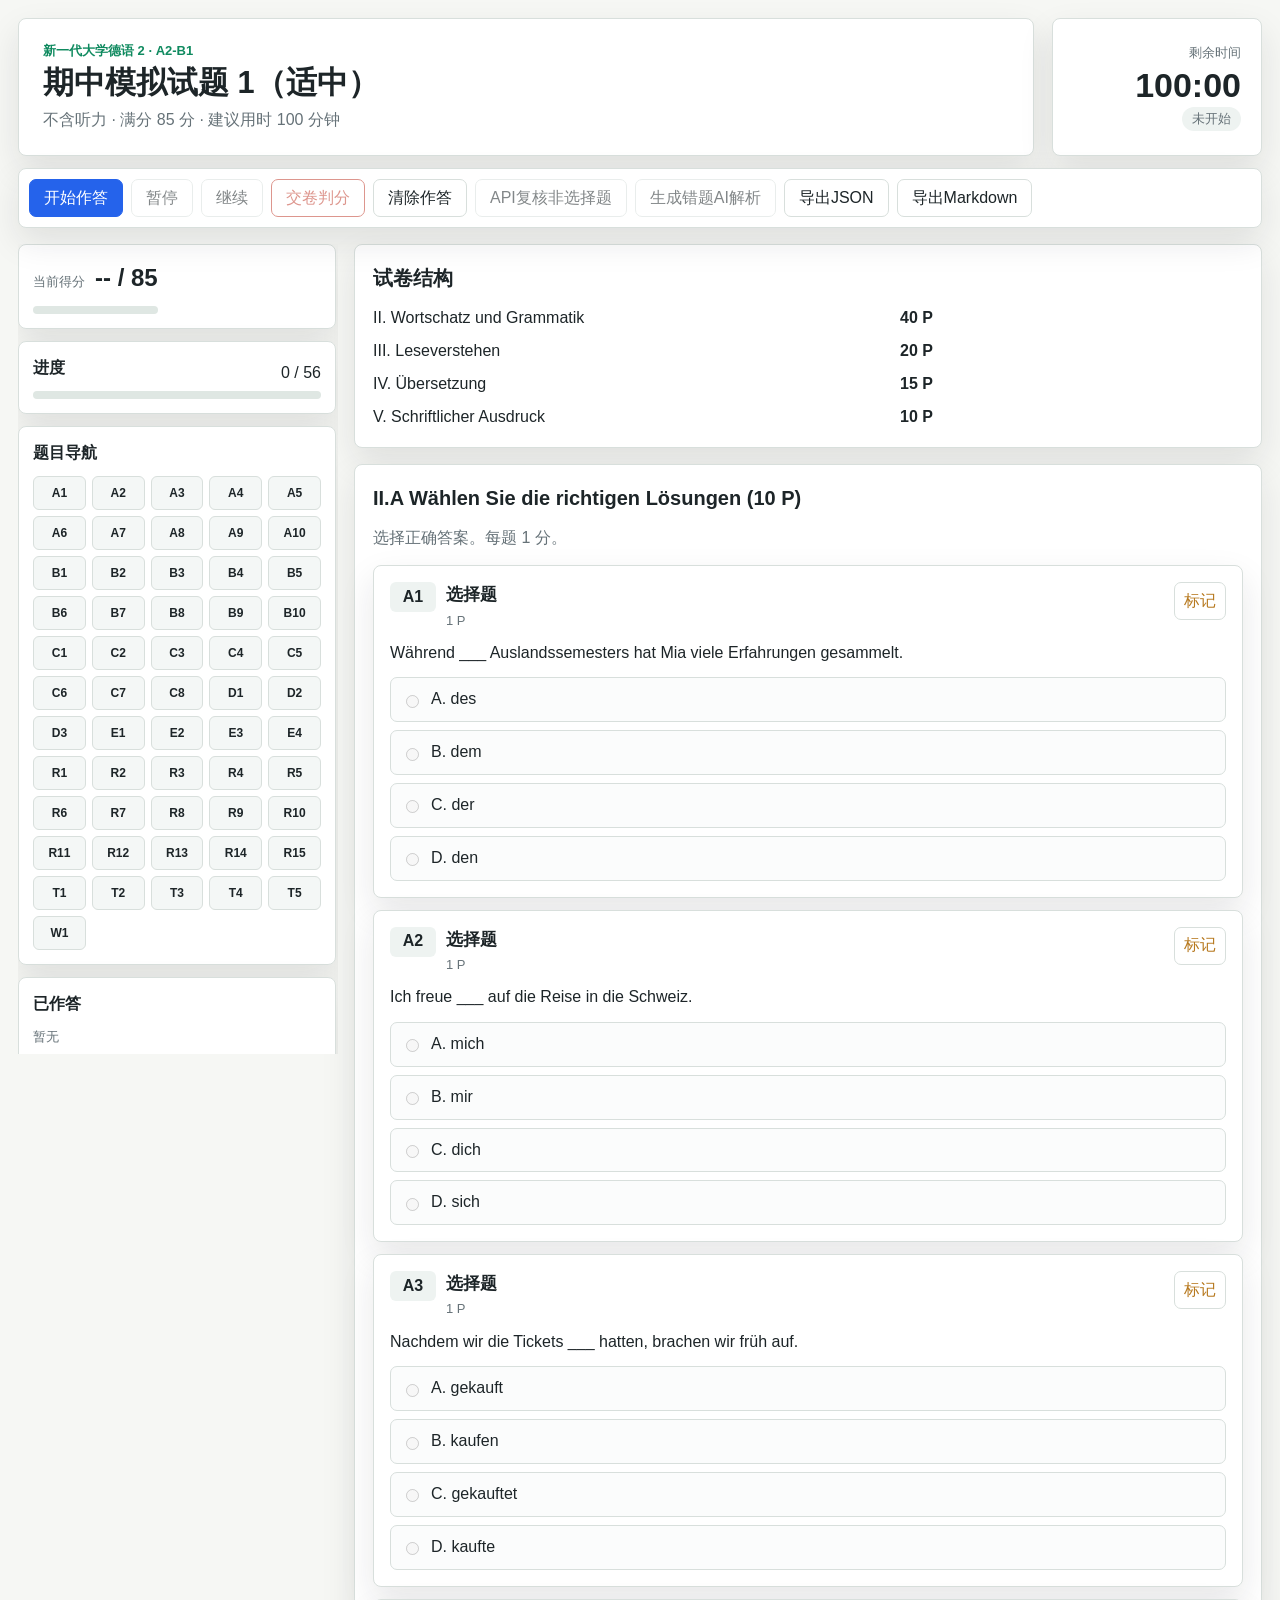
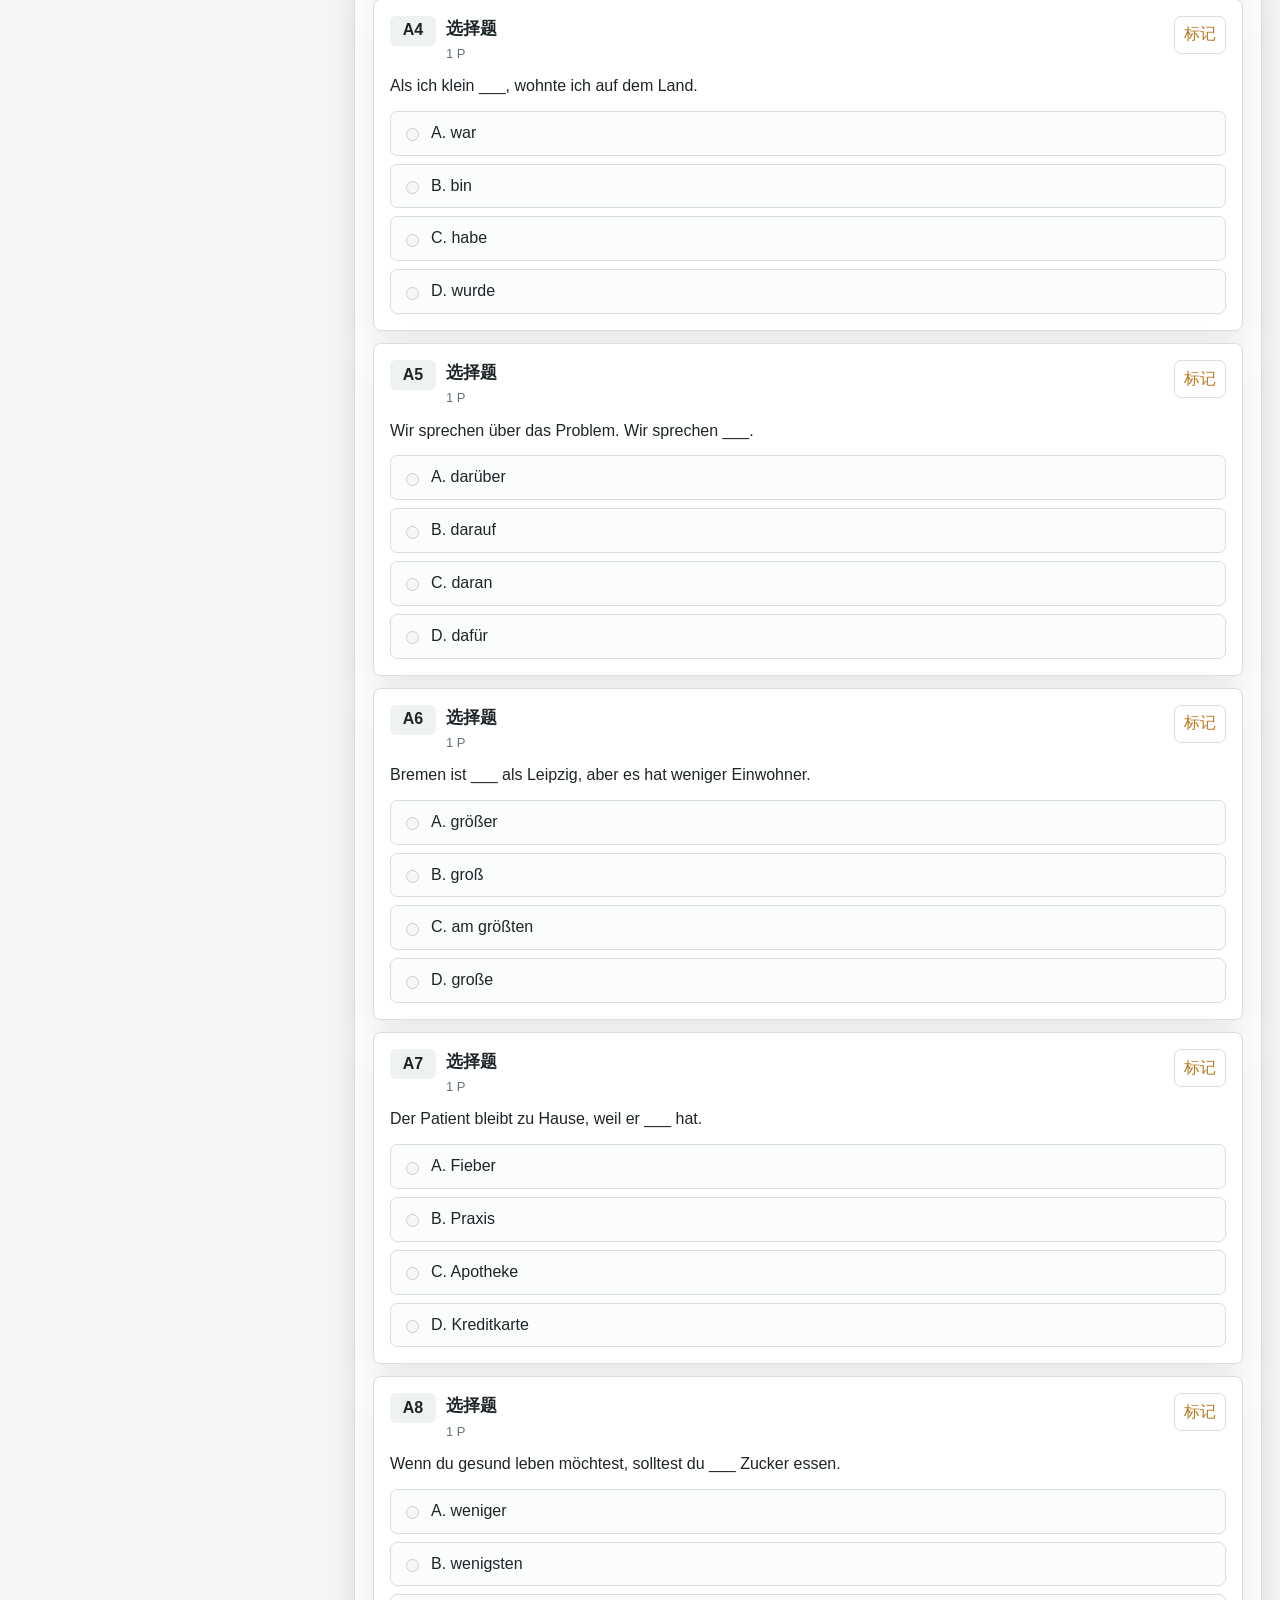
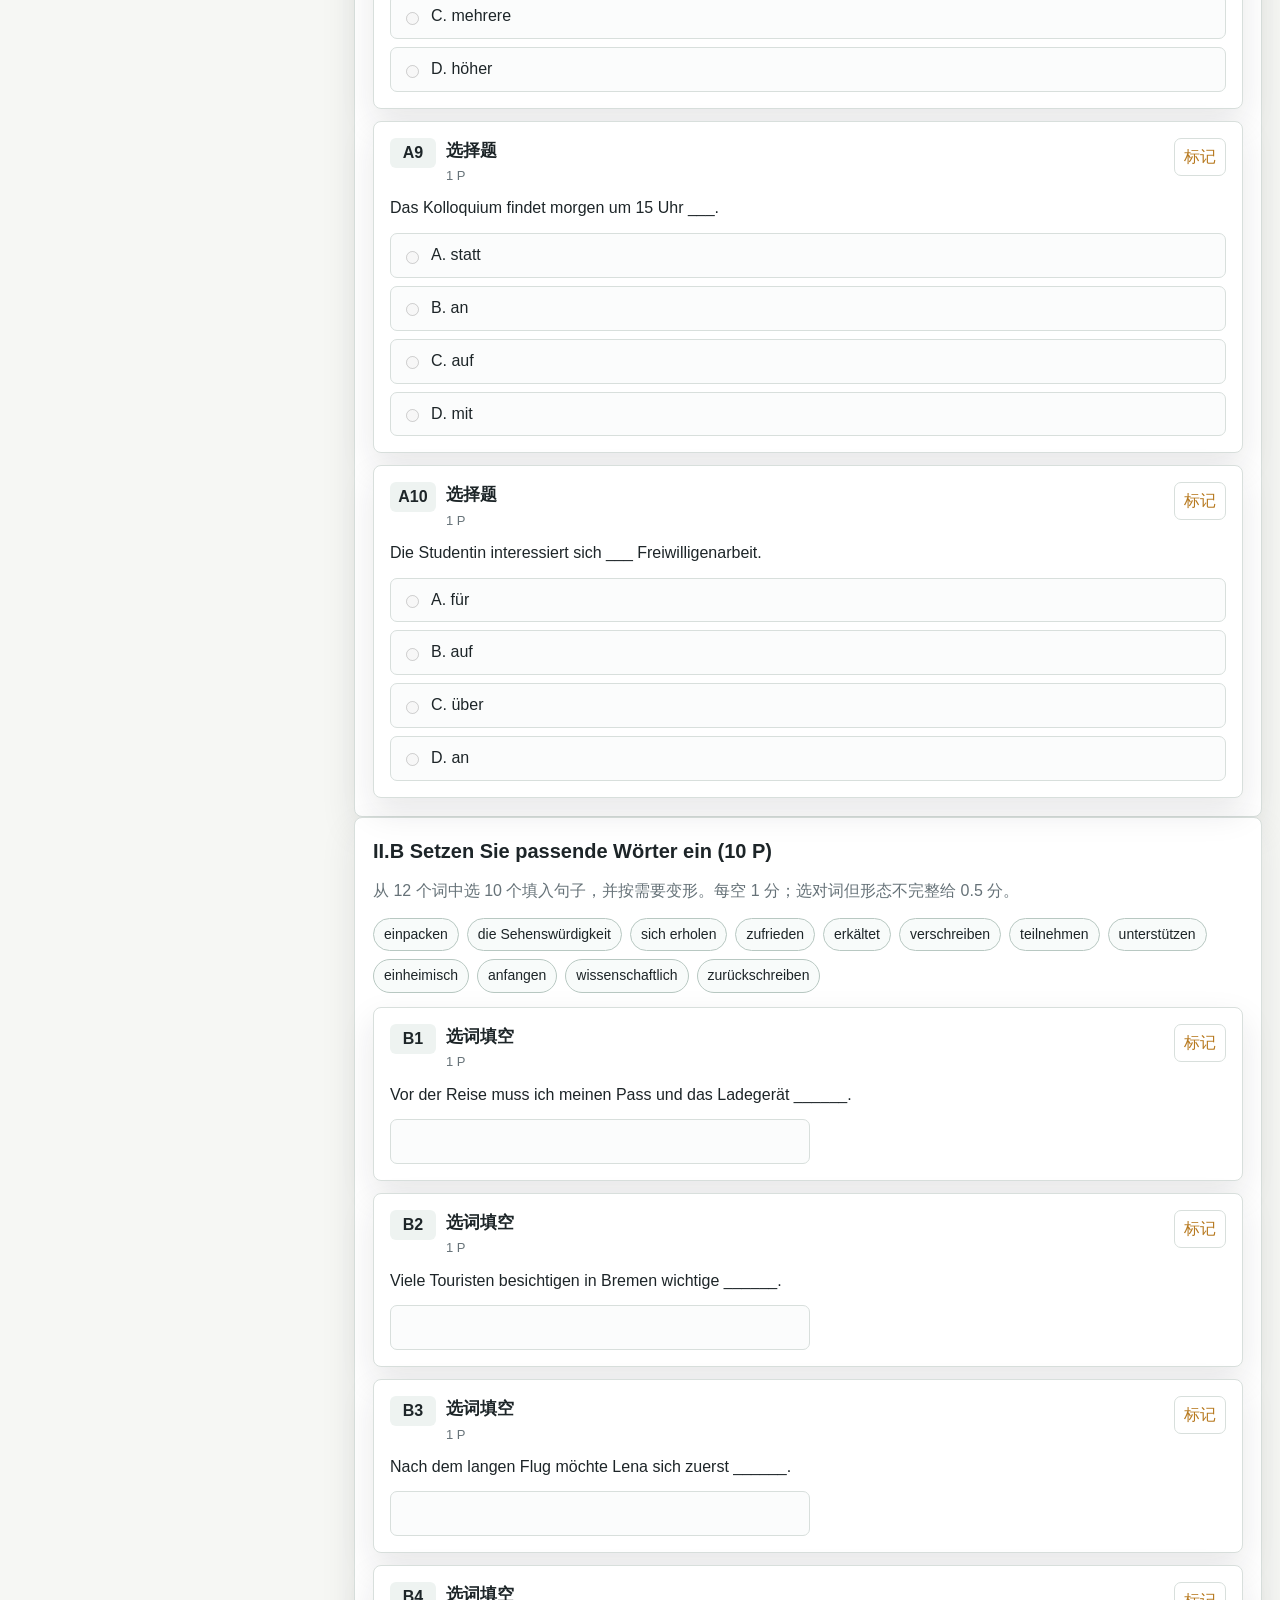
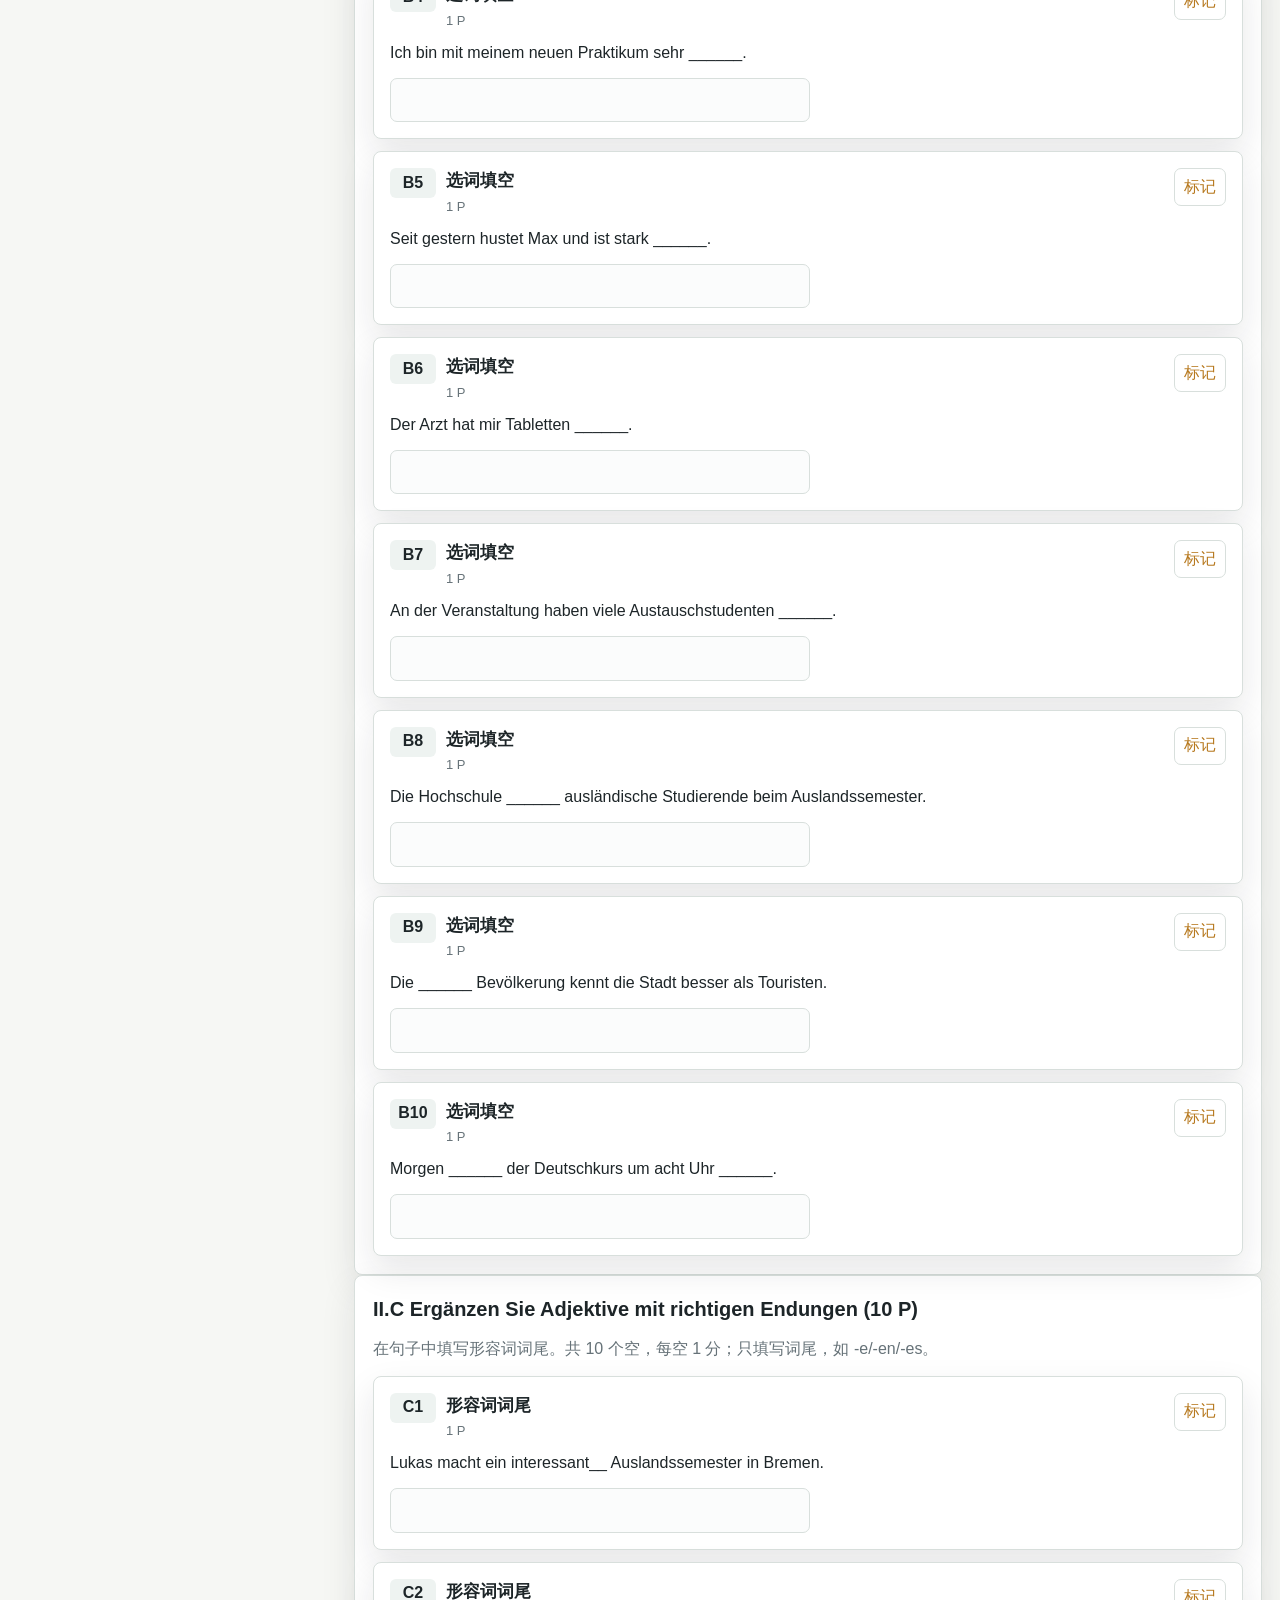
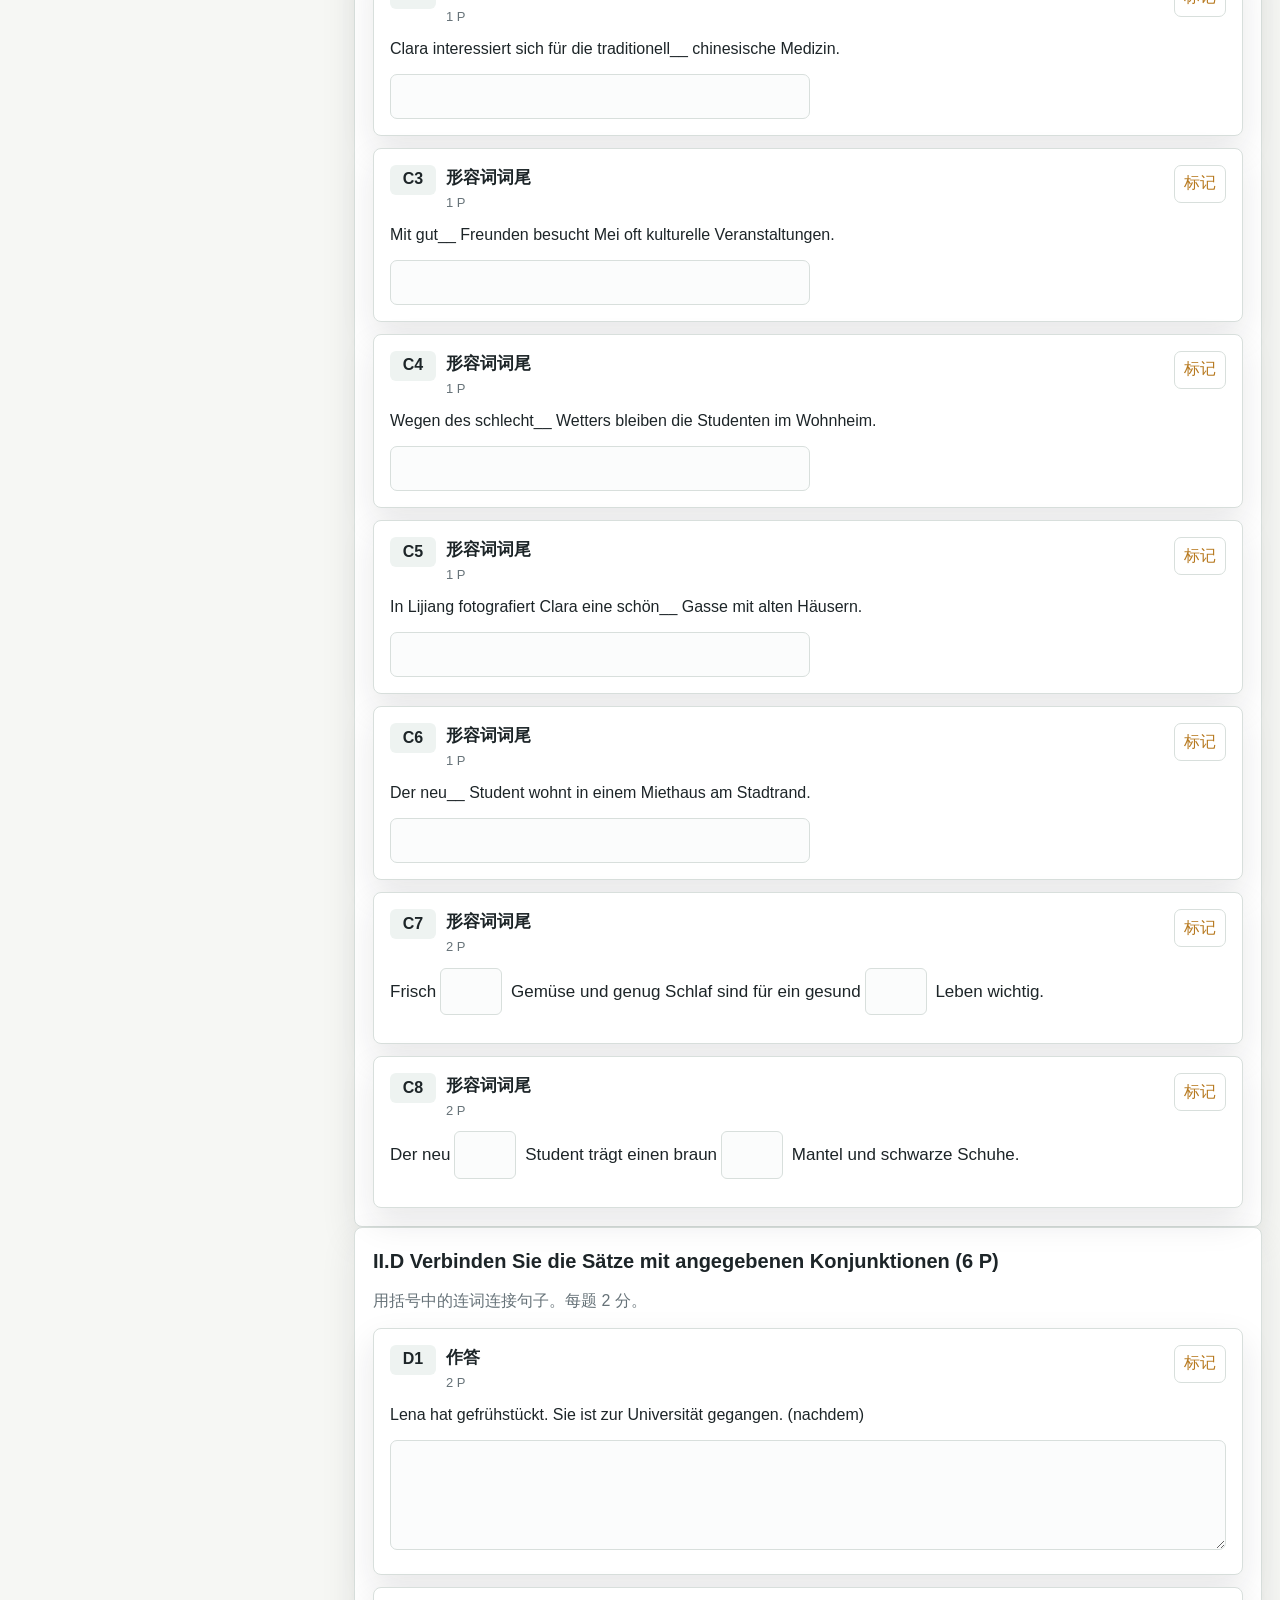
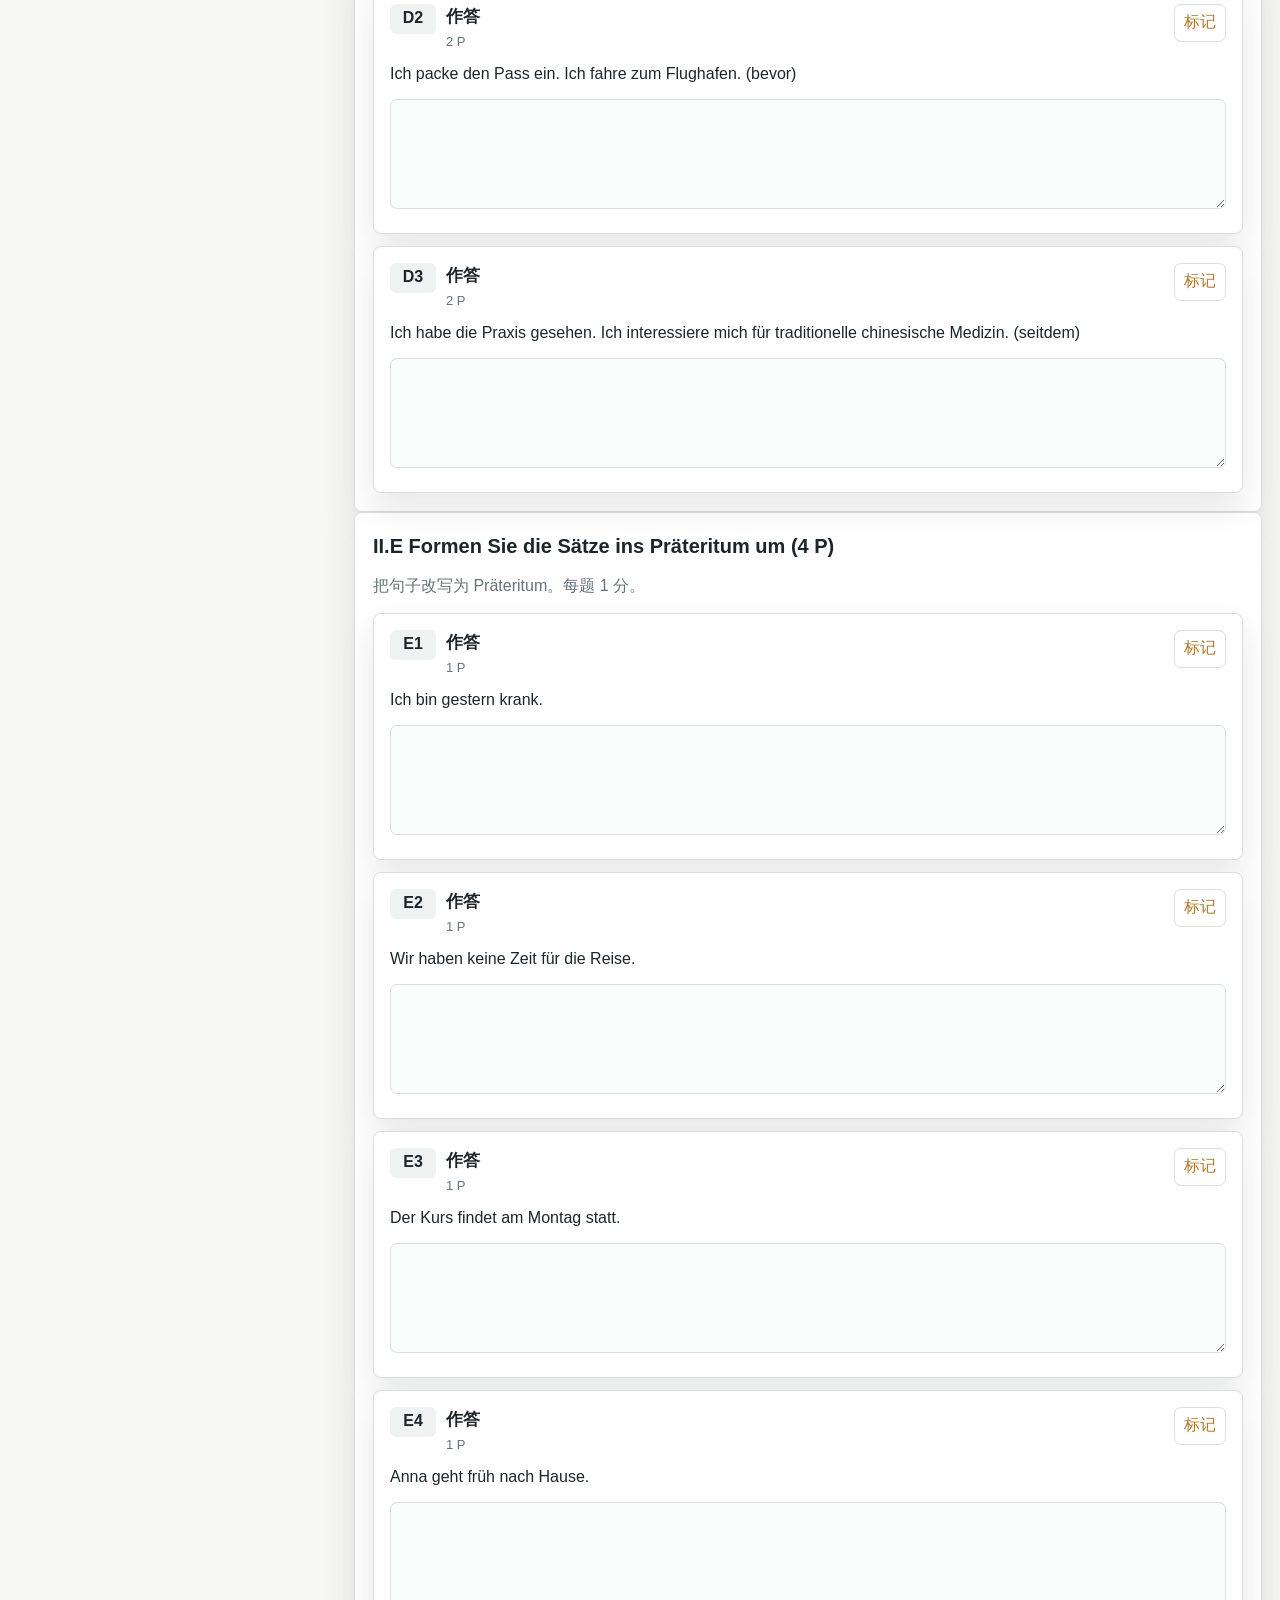
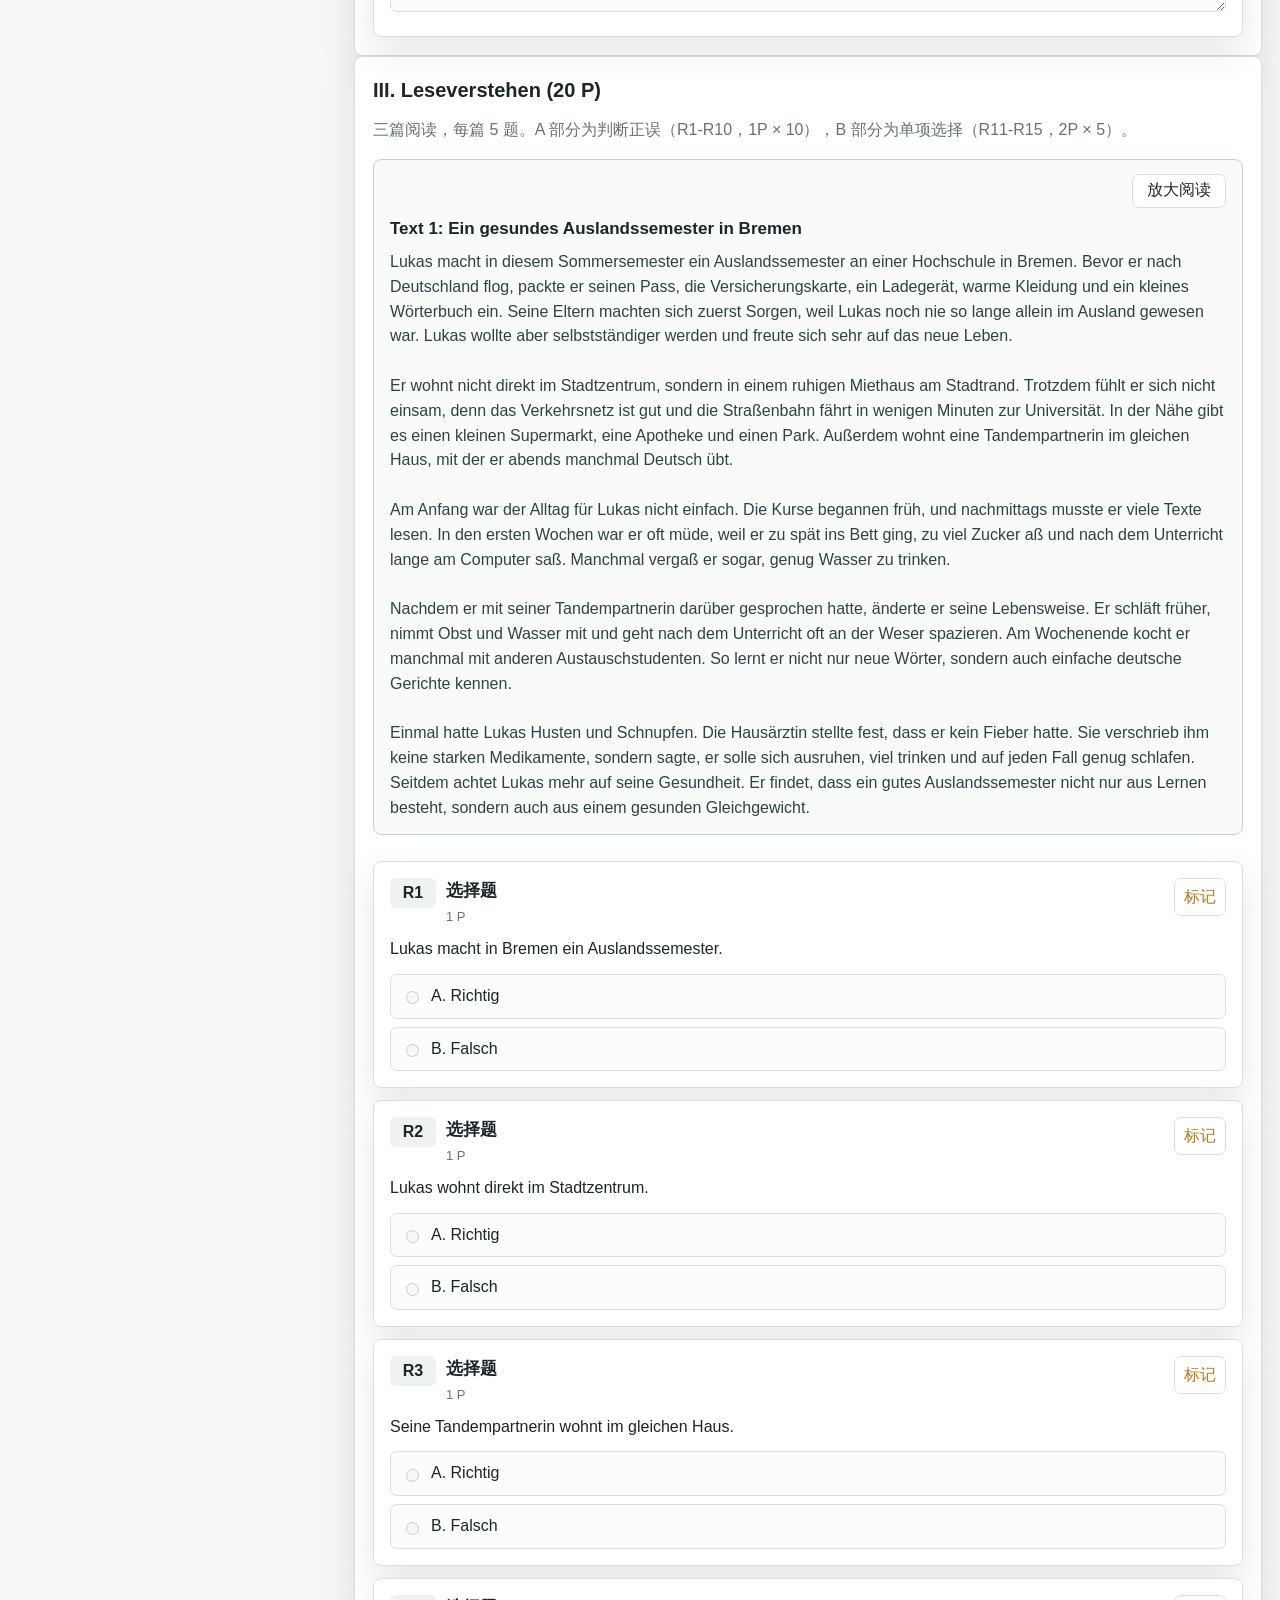
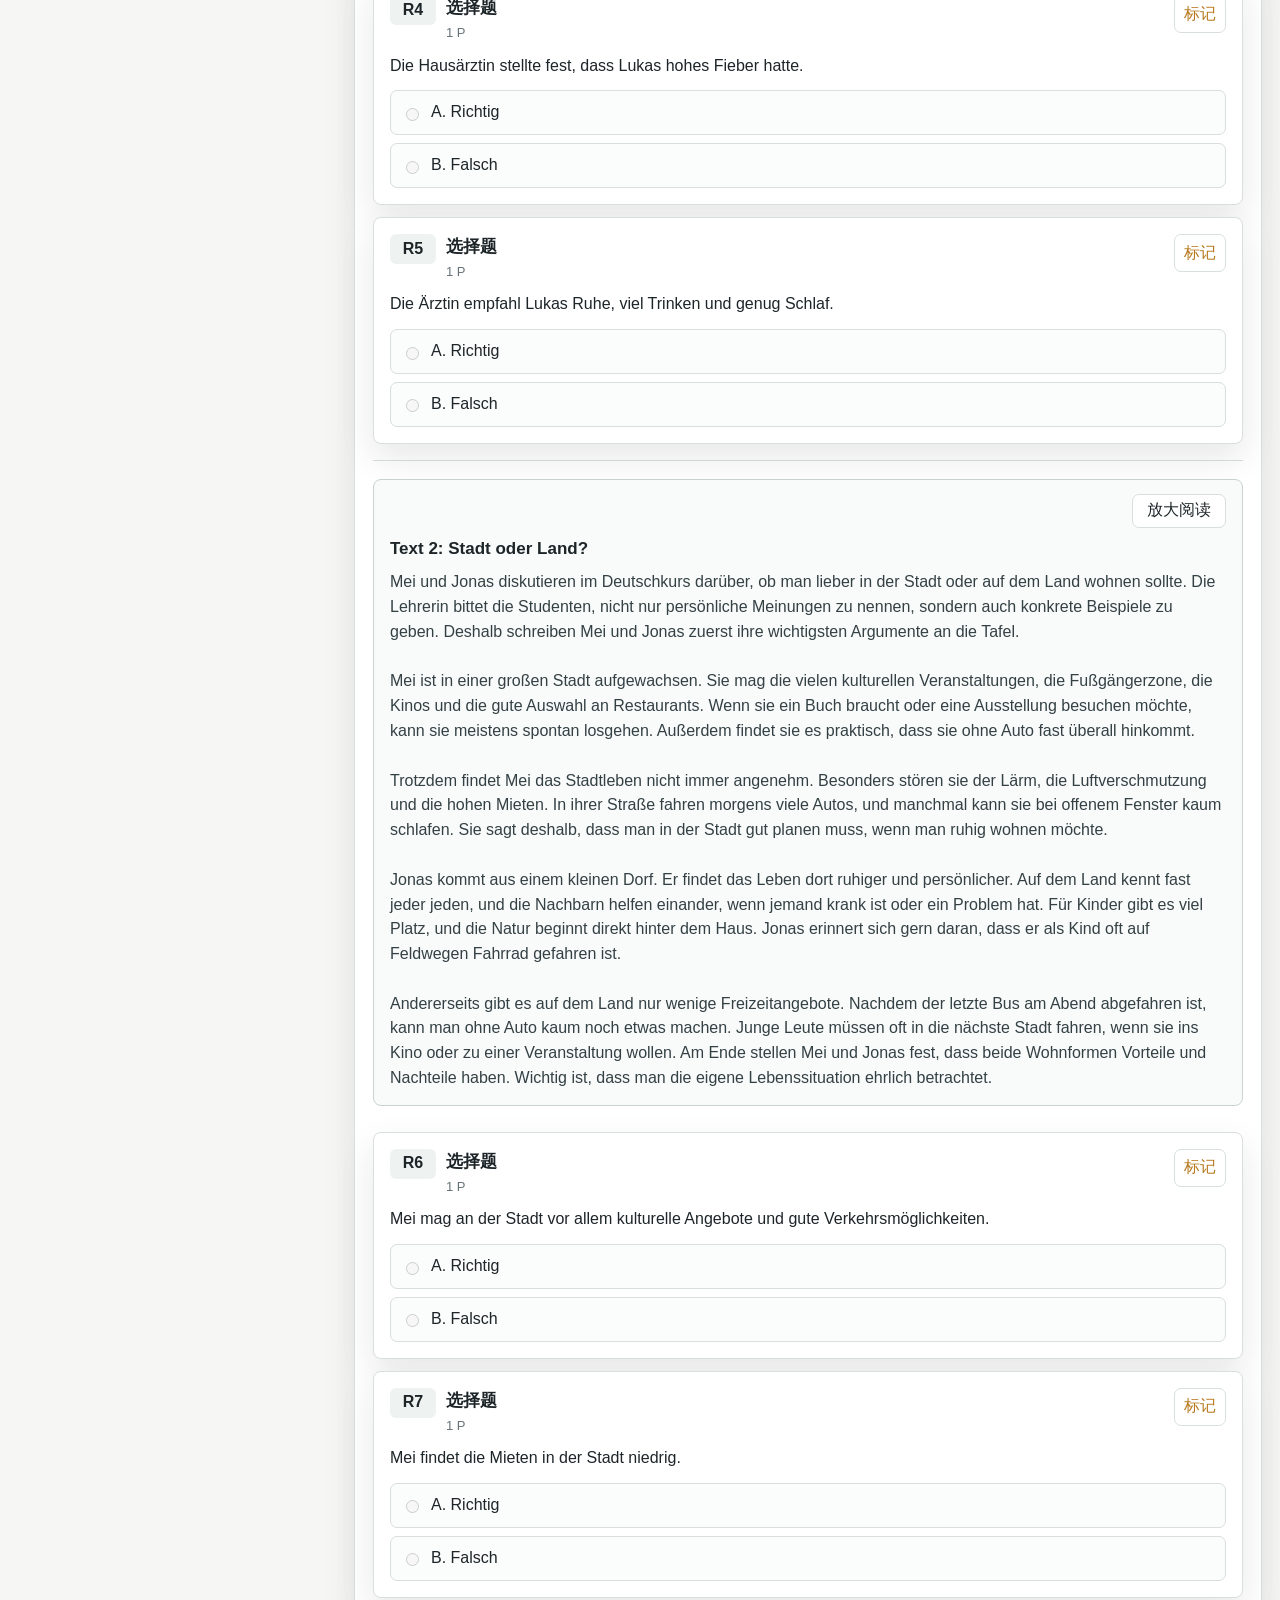
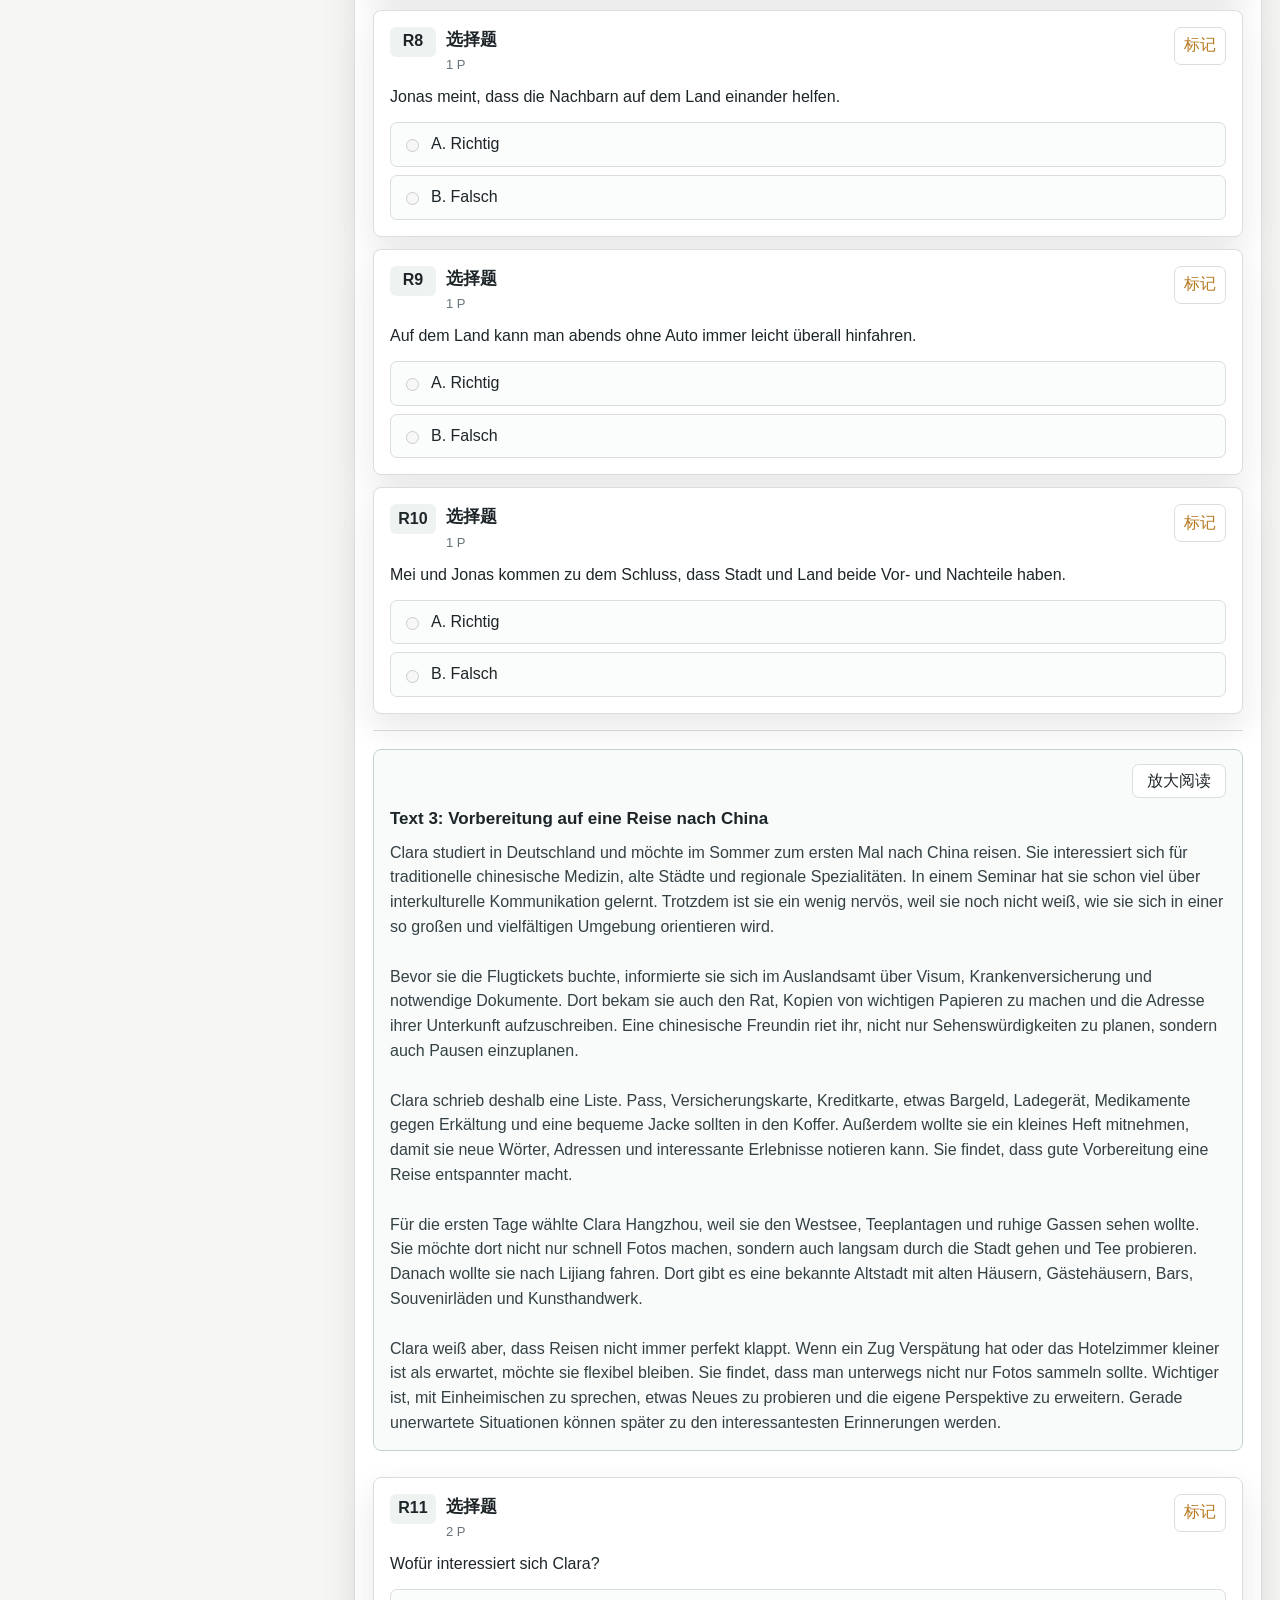
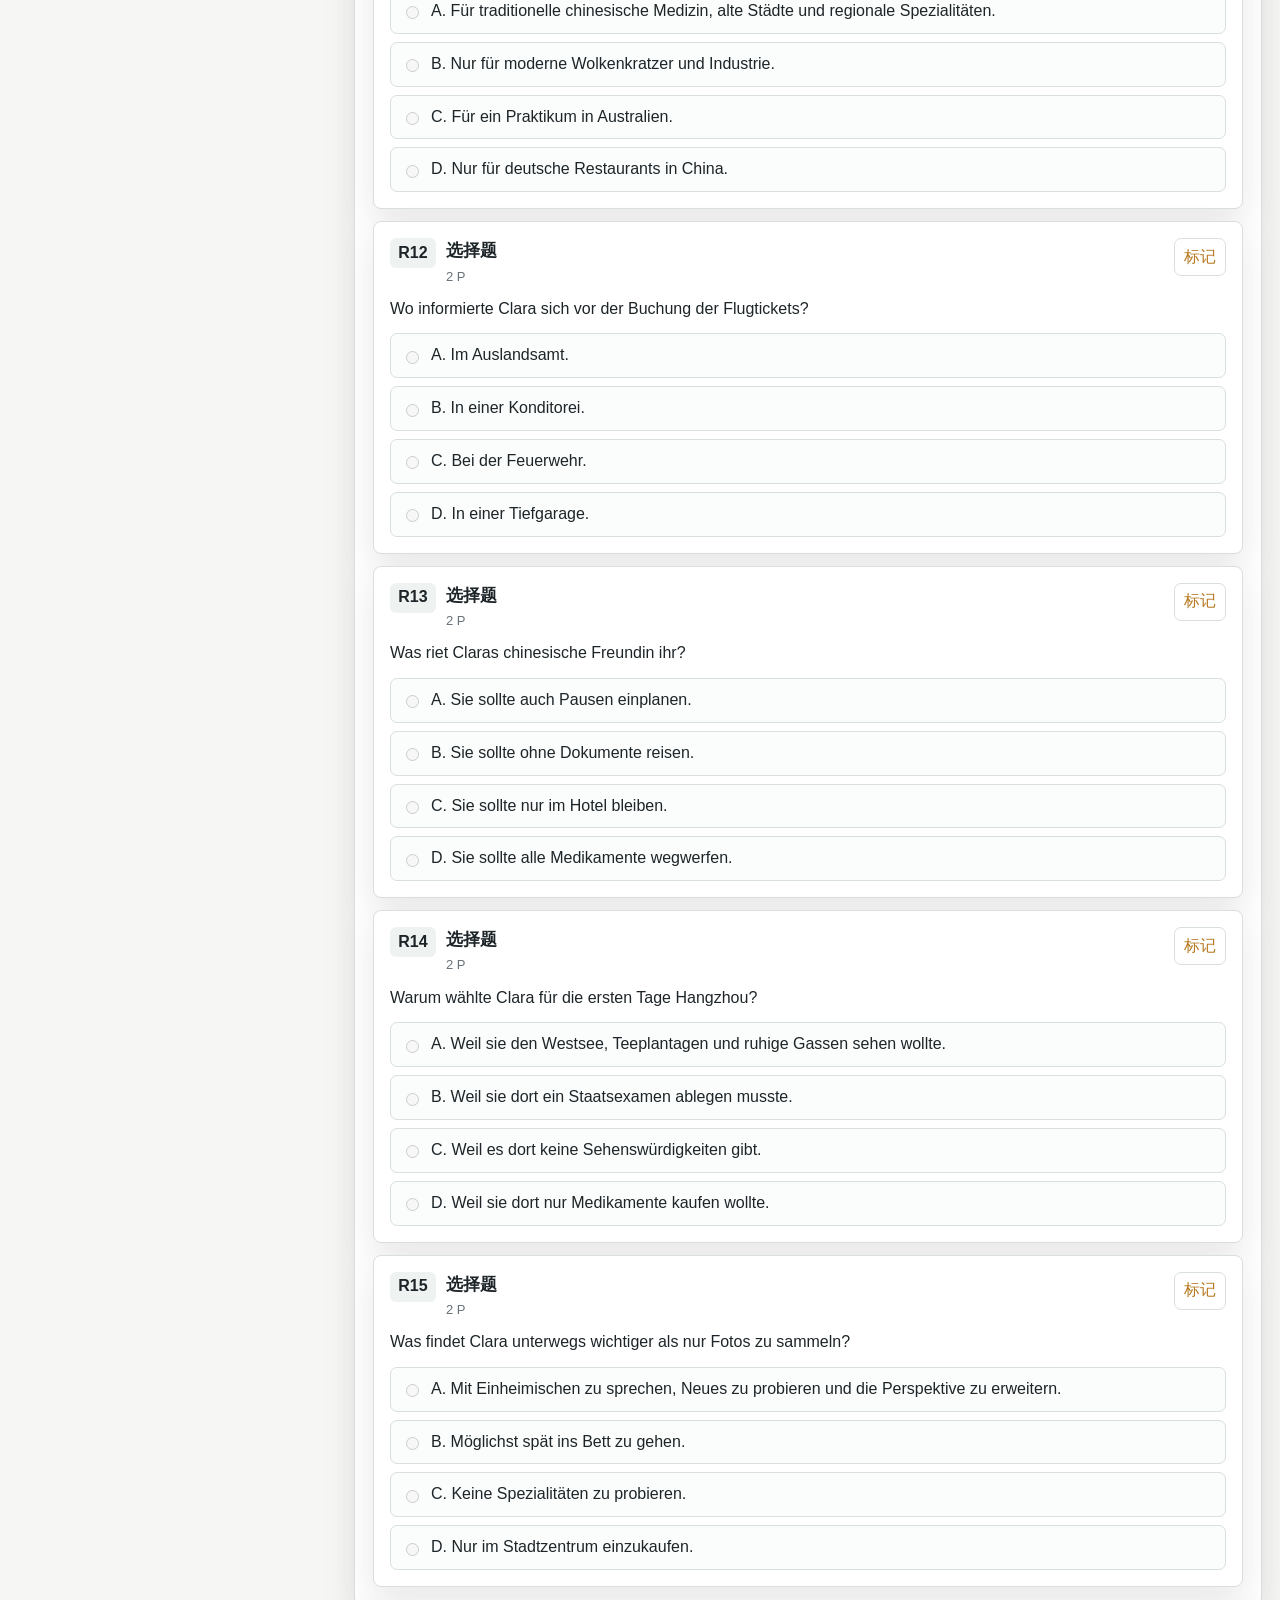
<file: deutsch/期中模拟试题1-适中.html>
<!doctype html>
<html lang="zh-CN">
<head>
  <meta charset="utf-8">
  <meta name="viewport" content="width=device-width, initial-scale=1">
  <title>期中模拟试题1-适中</title>
  <link rel="stylesheet" href="期中模拟试题1-适中.css?v=reading-nav-ai-1">
</head>
<body>
  <div class="app-shell">
    <header class="topbar">
      <div class="title-block">
        <p class="eyebrow">新一代大学德语 2 · A2-B1</p>
        <h1>期中模拟试题 1（适中）</h1>
        <p class="meta-line">不含听力 · 满分 <span id="totalScoreText">85</span> 分 · 建议用时 <span id="durationText">100</span> 分钟</p>
      </div>
      <div class="timer-panel" aria-live="polite">
        <span class="timer-label">剩余时间</span>
        <strong id="timerDisplay">100:00</strong>
        <span id="examStatus" class="status-pill">未开始</span>
      </div>
    </header>

    <nav class="controlbar" aria-label="考试控制">
      <button id="startBtn" class="primary-btn" type="button">开始作答</button>
      <button id="pauseBtn" type="button" disabled>暂停</button>
      <button id="resumeBtn" type="button" disabled>继续</button>
      <button id="submitBtn" class="danger-btn" type="button" disabled>交卷判分</button>
      <button id="clearBtn" type="button">清除作答</button>
      <button id="apiReviewBtn" type="button" disabled>API复核非选择题</button>
      <button id="aiWrongBtn" type="button" disabled>生成错题AI解析</button>
      <button id="exportJsonBtn" type="button">导出JSON</button>
      <button id="exportMdBtn" type="button">导出Markdown</button>
    </nav>

    <div class="layout">
      <aside class="sidebar" aria-label="作答概览">
        <section class="side-panel score-panel">
          <div>
            <span class="side-label">当前得分</span>
            <strong id="scoreText">-- / 85</strong>
          </div>
          <div class="meter" aria-hidden="true"><span id="scoreMeter"></span></div>
        </section>

        <section class="side-panel">
          <div class="side-heading">
            <h2>进度</h2>
            <span id="answeredCount">0 / 56</span>
          </div>
          <div class="meter" aria-hidden="true"><span id="progressMeter"></span></div>
        </section>

        <section class="side-panel">
          <h2>题目导航</h2>
          <div id="questionNav" class="question-nav"></div>
        </section>

        <section class="side-panel">
          <h2>已作答</h2>
          <div id="answeredList" class="compact-list empty">暂无</div>
        </section>

        <section class="side-panel">
          <h2>已标记</h2>
          <div id="markedList" class="compact-list empty">暂无</div>
        </section>

        <section class="side-panel api-panel">
          <h2>API判卷</h2>
          <label>
            <span>Base URL</span>
            <input id="apiBaseUrl" type="text" value="http://127.0.0.1:18900/v1">
          </label>
          <label>
            <span>Model</span>
            <input id="apiModel" type="text" value="deepseek-reasoner">
          </label>
          <label>
            <span>API Key</span>
            <input id="apiKey" type="password" autocomplete="off" placeholder="可留空">
          </label>
          <label class="check-row">
            <input id="autoApiJudge" type="checkbox">
            <span>交卷后复核非选择题</span>
          </label>
          <div class="api-progress">
            <div class="meter" aria-hidden="true"><span id="apiProgressMeter"></span></div>
            <span id="apiProgressText">0 / 0</span>
          </div>
        </section>
      </aside>

      <main class="exam-main">
        <section class="intro-panel">
          <h2>试卷结构</h2>
          <div class="structure-grid">
          <span>II. Wortschatz und Grammatik</span><strong>40 P</strong>
          <span>III. Leseverstehen</span><strong>20 P</strong>
          <span>IV. Übersetzung</span><strong>15 P</strong>
          <span>V. Schriftlicher Ausdruck</span><strong>10 P</strong>
          </div>
        </section>

        <form id="examForm" autocomplete="off">
          <div id="examContainer"></div>
        </form>
      </main>
    </div>
  </div>

  <div id="readingModal" class="reading-modal" hidden>
    <div class="reading-modal-panel" role="dialog" aria-modal="true" aria-labelledby="readingModalTitle">
      <header class="reading-modal-head">
        <div>
          <span class="side-label">Leseverstehen</span>
          <h2 id="readingModalTitle">阅读放大模式</h2>
        </div>
        <button id="closeReadingModalBtn" type="button">关闭</button>
      </header>
      <div id="readingModalBody" class="reading-modal-body"></div>
    </div>
  </div>

  <script src="期中模拟试题1-适中.js?v=reading-nav-ai-1"></script>
</body>
</html>
</file>
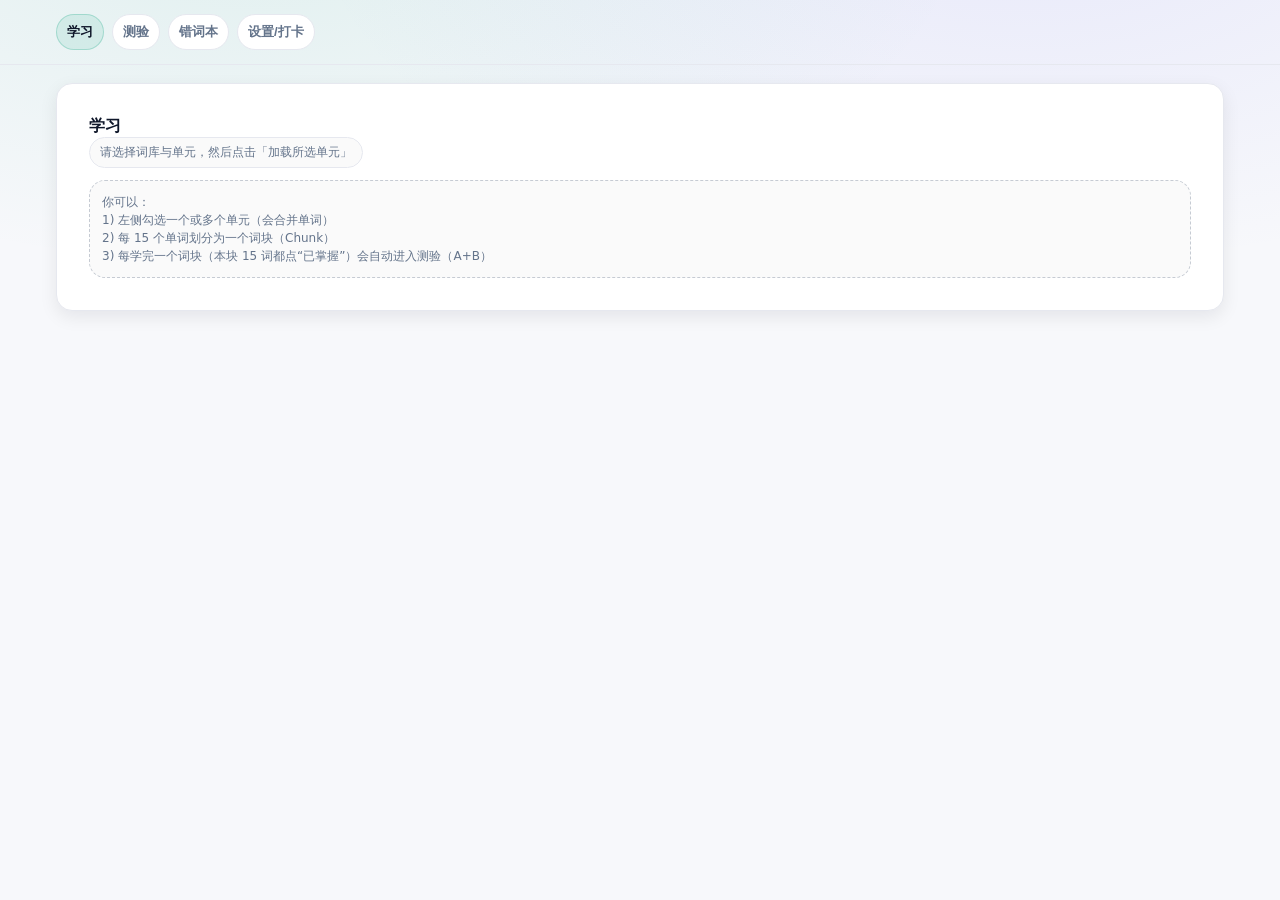
<file: test/learn.html>
<!doctype html>
<html lang="zh-CN">
<head>
  <meta charset="utf-8" />
  <meta name="viewport" content="width=device-width,initial-scale=1" />
  <title>Deutsch Vocab · 德语背单词</title>
    <link rel="stylesheet" href="css/learn.css" />
</head>
<body>
<div class="app">
  <header class="topbar">
    <div class="topbar-inner">
      <div class="tabs" role="tablist" aria-label="主导航">
        <button class="tab" role="tab" data-view="study" aria-selected="true">学习</button>
        <button class="tab" role="tab" data-view="quiz" aria-selected="false">测验</button>
        <button class="tab" role="tab" data-view="wrong" aria-selected="false">错词本</button>
        <button class="tab" role="tab" data-view="settings" aria-selected="false">设置/打卡</button>
      </div>
    </div>
  </header>

  <div class="main">
    <!-- Sidebar -->
    <aside class="panel settings-panel">
      <div class="settings-tools">
        <div class="brand" title="Deutsch Vocab">
          <div class="logo">DE</div>
          <div>Deutsch Vocab</div>
        </div>
        <div class="top-actions">
          <button id="btn-export" class="btn-ghost" title="Export all app data">Export</button>
          <button id="btn-import" class="btn-ghost" title="Import app data">Import</button>
        </div>
      </div>
      <div class="hd">
        <div>
          <h2>词库选择</h2>
          <p class="sub">从 <span style="font-family:var(--mono)">dictionary.json</span> 动态加载，并可多选单元合并。</p>
        </div>
        <span class="pill" id="pill-status">未加载</span>
      </div>
      <div class="bd">
        <div class="col">
          <div class="col" style="gap:6px">
            <label for="sel-dict">词库</label>
            <select id="sel-dict"></select>
          </div>

          <div class="row">
            <button id="btn-select-all" class="btn-small">全选单元</button>
            <button id="btn-select-none" class="btn-small">全不选</button>
          </div>

          <div class="units" id="units"></div>

          <div class="divider"></div>

          <div class="row">
            <div style="flex:1; min-width:200px">
              <label for="sel-order">排序</label>
              <select id="sel-order">
                <option value="as-is">按原顺序</option>
                <option value="az">按字母 A→Z</option>
                <option value="za">按字母 Z→A</option>
                <option value="shuffle">乱序</option>
              </select>
            </div>
            <button id="btn-load" class="btn-primary" style="flex:0 0 auto">加载所选单元</button>
          </div>

          <div class="divider"></div>

          <div class="row" style="justify-content:space-between">
            <span class="pill" id="pill-selected">已选 0 个单元</span>
            <span class="pill" id="pill-words">0 词</span>
            <span class="pill" id="pill-chunks">0 块</span>
          </div>

          <div class="hint" id="hint-fetch" style="display:none">
            <b>读取失败提示：</b><br/>
            本应用必须使用 <code>fetch()</code> 读取 <code>dictionary.json</code> 与单元文件。若你直接用 <code>file://</code> 打开，浏览器可能会阻止本地 fetch。<br/>
            ✅ 推荐：部署到 GitHub Pages / 任意静态服务器，或用 VS Code Live Server 打开。
          </div>
        </div>
      </div>
    </aside>

    <!-- Content -->
    <main class="panel content">
      <div class="view" id="view-root"></div>
    </main>
  </div>

  <div class="toast-wrap" id="toast-wrap" aria-live="polite" aria-atomic="true"></div>

  <!-- Import modal -->
  <div class="modal-backdrop" id="modal-import">
    <div class="modal" role="dialog" aria-modal="true" aria-labelledby="import-title">
      <div class="mh">
        <h3 id="import-title">导入数据</h3>
        <button class="btn-ghost" id="import-close" aria-label="关闭">✕</button>
      </div>
      <div class="mb">
        <div class="hint">
          将导入你之前导出的 JSON 文件（仅覆盖 <code>de_vocab_*</code> 相关键）。导入后页面会自动刷新以应用数据。
        </div>
        <input type="file" id="import-file" accept="application/json" />
        <div class="row" style="justify-content:flex-end">
          <button id="import-cancel">取消</button>
          <button class="btn-primary" id="import-confirm">导入并刷新</button>
        </div>
      </div>
    </div>
  </div>

<script src="js/learn.js"></script>
</div>
</body>
</html>
</file>
<file: deutsch/期中模拟试题1-适中.css>
:root {
  color-scheme: light;
  --bg: #f6f7f4;
  --surface: #ffffff;
  --surface-soft: #eef3f1;
  --ink: #1d2528;
  --muted: #667278;
  --line: #d8dfdc;
  --blue: #2563eb;
  --blue-dark: #1e40af;
  --green: #0f8a5f;
  --amber: #b7791f;
  --red: #c24132;
  --red-soft: #fff1ef;
  --green-soft: #eaf7ef;
  --amber-soft: #fff6df;
  --shadow: 0 14px 34px rgba(26, 33, 38, 0.10);
}

* {
  box-sizing: border-box;
}

body {
  margin: 0;
  min-width: 320px;
  background: var(--bg);
  color: var(--ink);
  font-family: "Microsoft YaHei", "Segoe UI", Arial, sans-serif;
  line-height: 1.55;
}

body.modal-open {
  overflow: hidden;
}

button,
input,
textarea {
  font: inherit;
}

button {
  min-height: 38px;
  border: 1px solid var(--line);
  border-radius: 7px;
  padding: 0 14px;
  background: var(--surface);
  color: var(--ink);
  cursor: pointer;
  transition: background 0.15s ease, border-color 0.15s ease, color 0.15s ease, transform 0.12s ease;
}

button:hover:not(:disabled) {
  border-color: #aebbb7;
  background: #f9fbfa;
}

button:active:not(:disabled) {
  transform: translateY(1px);
}

button:disabled {
  cursor: not-allowed;
  opacity: 0.55;
}

.primary-btn {
  border-color: var(--blue);
  background: var(--blue);
  color: white;
}

.primary-btn:hover:not(:disabled) {
  border-color: var(--blue-dark);
  background: var(--blue-dark);
}

.danger-btn {
  border-color: var(--red);
  color: var(--red);
}

.danger-btn:hover:not(:disabled) {
  background: var(--red-soft);
}

.app-shell {
  width: min(1500px, 100%);
  margin: 0 auto;
  padding: 18px;
}

.topbar {
  display: grid;
  grid-template-columns: 1fr auto;
  gap: 18px;
  align-items: stretch;
  margin-bottom: 12px;
}

.title-block,
.timer-panel,
.controlbar,
.side-panel,
.intro-panel,
.section-block,
.question-card {
  background: var(--surface);
  border: 1px solid var(--line);
  box-shadow: var(--shadow);
}

.title-block {
  min-width: 0;
  padding: 22px 24px;
  border-radius: 8px;
}

.eyebrow {
  margin: 0 0 4px;
  color: var(--green);
  font-size: 13px;
  font-weight: 700;
  letter-spacing: 0;
}

h1,
h2,
h3,
p {
  margin-top: 0;
}

h1 {
  margin-bottom: 7px;
  font-size: clamp(25px, 2.4vw, 36px);
  line-height: 1.18;
  letter-spacing: 0;
}

.meta-line {
  margin-bottom: 0;
  color: var(--muted);
}

.timer-panel {
  min-width: 210px;
  border-radius: 8px;
  padding: 18px 20px;
  display: grid;
  gap: 5px;
  align-content: center;
  justify-items: end;
}

.timer-label {
  color: var(--muted);
  font-size: 13px;
}

#timerDisplay {
  font-size: 34px;
  line-height: 1;
  font-variant-numeric: tabular-nums;
}

.status-pill {
  display: inline-flex;
  min-height: 24px;
  align-items: center;
  border-radius: 999px;
  padding: 0 10px;
  background: var(--surface-soft);
  color: var(--muted);
  font-size: 13px;
}

.status-pill.running {
  background: var(--green-soft);
  color: var(--green);
}

.status-pill.paused {
  background: var(--amber-soft);
  color: var(--amber);
}

.status-pill.submitted {
  background: #e9efff;
  color: var(--blue);
}

.controlbar {
  position: sticky;
  top: 0;
  z-index: 20;
  display: flex;
  flex-wrap: wrap;
  gap: 8px;
  align-items: center;
  border-radius: 8px;
  padding: 10px;
  margin-bottom: 16px;
}

.layout {
  display: grid;
  grid-template-columns: minmax(260px, 320px) 1fr;
  gap: 16px;
  align-items: start;
}

.sidebar {
  position: sticky;
  top: 72px;
  display: grid;
  gap: 12px;
  max-height: calc(100vh - 90px);
  overflow: auto;
  padding-right: 2px;
}

.side-panel {
  border-radius: 8px;
  padding: 14px;
}

.side-panel h2 {
  margin-bottom: 10px;
  font-size: 16px;
}

.side-heading,
.score-panel {
  display: flex;
  align-items: center;
  justify-content: space-between;
  gap: 10px;
}

.score-panel {
  display: grid;
}

.score-panel > div:first-child {
  display: flex;
  align-items: baseline;
  justify-content: space-between;
  gap: 10px;
}

.side-label {
  color: var(--muted);
  font-size: 13px;
}

#scoreText {
  font-size: 24px;
  font-variant-numeric: tabular-nums;
}

.meter {
  width: 100%;
  height: 8px;
  overflow: hidden;
  border-radius: 999px;
  background: #dfe7e3;
}

.meter span {
  display: block;
  width: 0;
  height: 100%;
  background: var(--blue);
  transition: width 0.25s ease;
}

#scoreMeter {
  background: var(--green);
}

#apiProgressMeter {
  background: var(--amber);
}

.question-nav {
  display: grid;
  grid-template-columns: repeat(auto-fill, minmax(44px, 1fr));
  gap: 6px;
}

.nav-dot {
  min-height: 34px;
  padding: 0 6px;
  border-radius: 6px;
  font-size: 12px;
  font-weight: 700;
  background: #f4f7f6;
}

.nav-dot.answered {
  border-color: #86b7a1;
  background: var(--green-soft);
  color: var(--green);
}

.nav-dot.flagged::after {
  content: "!";
  display: inline-flex;
  margin-left: 3px;
  color: var(--amber);
}

.nav-dot.correct {
  border-color: var(--green);
}

.nav-dot.incorrect {
  border-color: var(--red);
  background: var(--red-soft);
  color: var(--red);
}

.compact-list {
  display: flex;
  flex-wrap: wrap;
  gap: 6px;
  min-height: 28px;
  color: var(--muted);
  font-size: 13px;
}

.compact-list span {
  border: 1px solid var(--line);
  border-radius: 999px;
  padding: 2px 8px;
  background: #f8faf9;
  color: var(--ink);
}

.compact-list.empty {
  display: block;
}

.api-panel label {
  display: grid;
  gap: 5px;
  margin-bottom: 10px;
  color: var(--muted);
  font-size: 13px;
}

.api-panel input[type="text"],
.api-panel input[type="password"] {
  width: 100%;
  min-height: 36px;
  border: 1px solid var(--line);
  border-radius: 6px;
  padding: 6px 8px;
  color: var(--ink);
}

.check-row {
  grid-template-columns: auto 1fr;
  align-items: center;
  color: var(--ink) !important;
}

.api-progress {
  display: grid;
  gap: 6px;
}

#apiProgressText {
  color: var(--muted);
  font-size: 13px;
}

.exam-main {
  min-width: 0;
  display: grid;
  gap: 16px;
}

.intro-panel,
.section-block {
  border-radius: 8px;
  padding: 18px;
}

.intro-panel h2,
.section-block > h2 {
  margin-bottom: 12px;
  font-size: 20px;
}

.structure-grid {
  display: grid;
  grid-template-columns: minmax(0, 1fr) auto;
  gap: 8px 18px;
  max-width: 560px;
}

.structure-grid strong {
  text-align: right;
}

.section-help {
  margin-bottom: 14px;
  color: var(--muted);
}

.word-bank {
  display: flex;
  flex-wrap: wrap;
  gap: 8px;
  margin: 0 0 14px;
  padding: 0;
  list-style: none;
}

.word-bank li {
  border: 1px solid #b8c8c2;
  border-radius: 999px;
  padding: 5px 10px;
  background: #f8fbfa;
  font-size: 14px;
}

.reading-passage {
  margin: 0 0 14px;
  border: 1px solid #c6d3ce;
  border-radius: 8px;
  padding: 14px 16px;
  background: #f8fbfa;
}

.reading-part {
  display: grid;
  gap: 12px;
  margin-top: 16px;
}

.reading-part + .reading-part {
  border-top: 1px solid var(--line);
  padding-top: 18px;
}

.reading-part-head {
  display: flex;
  justify-content: flex-end;
  margin-bottom: 8px;
}

.reading-focus-btn {
  min-height: 34px;
}

.reading-passage h3 {
  margin-bottom: 8px;
  font-size: 17px;
}

.reading-passage p {
  margin-bottom: 0;
  color: #344044;
}

.reading-modal {
  position: fixed;
  inset: 0;
  z-index: 80;
  padding: 18px;
  background: rgba(29, 37, 40, 0.42);
}

.reading-modal-panel {
  display: grid;
  grid-template-rows: auto 1fr;
  width: min(1440px, 100%);
  height: min(920px, calc(100vh - 36px));
  margin: 0 auto;
  border: 1px solid var(--line);
  border-radius: 8px;
  background: var(--surface);
  box-shadow: var(--shadow);
  overflow: hidden;
}

.reading-modal-head {
  display: flex;
  align-items: center;
  justify-content: space-between;
  gap: 16px;
  border-bottom: 1px solid var(--line);
  padding: 14px 16px;
  background: #fbfcfc;
}

.reading-modal-head h2 {
  margin-bottom: 0;
  font-size: 20px;
}

.reading-modal-body {
  min-height: 0;
  display: grid;
  grid-template-columns: minmax(320px, 0.9fr) minmax(420px, 1.1fr);
}

.reading-modal-text,
.reading-modal-questions {
  min-height: 0;
  overflow: auto;
  padding: 18px;
}

.reading-modal-text {
  border-right: 1px solid var(--line);
  background: #f8fbfa;
}

.reading-modal-text h3 {
  margin-bottom: 12px;
  font-size: 22px;
}

.reading-modal-text p {
  margin-bottom: 0;
  color: #344044;
  font-size: 17px;
  line-height: 1.75;
}

.reading-modal-questions .question-list {
  gap: 14px;
}

.question-list {
  display: grid;
  gap: 12px;
}

.question-card {
  border-radius: 8px;
  padding: 16px;
  scroll-margin-top: 84px;
}

.question-card.jump-highlight {
  animation: jumpHighlight 1.6s ease;
}

@keyframes jumpHighlight {
  0% {
    box-shadow: 0 0 0 3px rgba(37, 99, 235, 0.35), var(--shadow);
    border-color: var(--blue);
  }
  100% {
    box-shadow: var(--shadow);
    border-color: var(--line);
  }
}

.question-head {
  display: grid;
  grid-template-columns: auto 1fr auto;
  gap: 10px;
  align-items: start;
  margin-bottom: 10px;
}

.question-id {
  display: inline-flex;
  min-width: 46px;
  min-height: 30px;
  align-items: center;
  justify-content: center;
  border-radius: 6px;
  background: var(--surface-soft);
  font-weight: 800;
}

.question-title {
  min-width: 0;
}

.question-title h3 {
  margin-bottom: 2px;
  font-size: 17px;
}

.question-title p {
  margin-bottom: 0;
  color: var(--muted);
  font-size: 13px;
}

.flag-btn {
  min-width: 42px;
  padding: 0 9px;
  color: var(--amber);
}

.flag-btn.active {
  border-color: var(--amber);
  background: var(--amber-soft);
}

.prompt {
  margin-bottom: 12px;
}

.options {
  display: grid;
  gap: 8px;
}

.option-row {
  display: grid;
  grid-template-columns: auto 1fr;
  gap: 9px;
  align-items: center;
  border: 1px solid var(--line);
  border-radius: 7px;
  padding: 9px 10px;
  background: #fbfcfc;
}

.option-row:hover {
  border-color: #aebbb7;
}

.inline-answer,
.short-answer,
textarea {
  width: 100%;
  border: 1px solid var(--line);
  border-radius: 7px;
  padding: 9px 10px;
  background: #fbfcfc;
  color: var(--ink);
}

.inline-answer:focus,
.short-answer:focus,
textarea:focus,
.api-panel input:focus {
  outline: 2px solid rgba(37, 99, 235, 0.20);
  border-color: var(--blue);
}

.short-answer {
  max-width: 420px;
}

.sentence-answer {
  font-size: 17px;
  line-height: 2.2;
}

.ending-answer {
  display: inline-block;
  width: 62px;
  min-height: 34px;
  margin: 0 4px;
  border: 1px solid var(--line);
  border-radius: 6px;
  padding: 4px 8px;
  background: #fbfcfc;
  text-align: center;
}

textarea {
  min-height: 110px;
  resize: vertical;
}

.writing-box textarea {
  min-height: 180px;
}

.word-count {
  margin-top: 6px;
  color: var(--muted);
  font-size: 13px;
}

.result-box {
  margin-top: 12px;
  border-top: 1px solid var(--line);
  padding-top: 12px;
}

.result-line {
  display: flex;
  flex-wrap: wrap;
  gap: 8px;
  align-items: center;
  margin-bottom: 8px;
}

.score-badge {
  display: inline-flex;
  align-items: center;
  min-height: 26px;
  border-radius: 999px;
  padding: 0 10px;
  background: var(--surface-soft);
  font-size: 13px;
  font-weight: 700;
}

.score-badge.full {
  background: var(--green-soft);
  color: var(--green);
}

.score-badge.zero {
  background: var(--red-soft);
  color: var(--red);
}

.score-badge.partial {
  background: var(--amber-soft);
  color: var(--amber);
}

details.explanation {
  border: 1px solid var(--line);
  border-radius: 7px;
  padding: 10px 12px;
  background: #fbfcfc;
}

details.explanation[open] {
  background: #fff;
}

details.explanation summary {
  cursor: pointer;
  font-weight: 700;
}

.answer-line {
  margin: 8px 0;
  color: var(--green);
  font-weight: 700;
}

.feedback-line {
  margin: 8px 0 0;
  color: var(--muted);
}

.ask-ai-btn {
  margin-top: 10px;
}

.ai-answer {
  margin-top: 10px;
  border-left: 3px solid var(--blue);
  padding: 8px 10px;
  background: #f2f6ff;
  white-space: pre-wrap;
}

.submitted input:disabled,
.submitted textarea:disabled {
  opacity: 1;
  color: var(--ink);
}

@media (max-width: 980px) {
  .topbar,
  .layout {
    grid-template-columns: 1fr;
  }

  .timer-panel {
    justify-items: start;
  }

  .sidebar {
    position: static;
    max-height: none;
    order: 2;
  }

  .layout {
    display: flex;
    flex-direction: column;
  }

  .exam-main {
    order: 1;
  }

  .reading-modal-body {
    grid-template-columns: 1fr;
    grid-template-rows: minmax(220px, 0.8fr) minmax(320px, 1.2fr);
  }

  .reading-modal-text {
    border-right: 0;
    border-bottom: 1px solid var(--line);
  }
}

@media (max-width: 640px) {
  .app-shell {
    padding: 10px;
  }

  .title-block,
  .timer-panel,
  .intro-panel,
  .section-block,
  .question-card {
    padding: 14px;
  }

  .controlbar {
    position: static;
  }

  .controlbar button {
    flex: 1 1 130px;
  }

  .question-head {
    grid-template-columns: 1fr auto;
  }

  .question-id {
    grid-column: 1 / -1;
    justify-content: flex-start;
    padding-left: 9px;
  }
}
</file>
<file: test/css/learn.css>
:root{
      --bg:#f7f8fb;
      --panel:#ffffff;
      --text:#0f172a;
      --muted:#64748b;
      --border:#e6e8ef;
      --shadow: 0 10px 30px rgba(2,6,23,.08);
      --shadow-sm: 0 6px 18px rgba(2,6,23,.08);
      --radius:16px;
      --radius-sm:12px;
      --accent:#10a37f;
      --danger:#ef4444;
      --warn:#f59e0b;
      --focus: 0 0 0 4px rgba(16,163,127,.18);
      --mono: ui-monospace, SFMono-Regular, Menlo, Monaco, Consolas, "Liberation Mono", "Courier New", monospace;
      --sans: ui-sans-serif, system-ui, -apple-system, Segoe UI, Roboto, Helvetica, Arial, "Apple Color Emoji", "Segoe UI Emoji";
    }

    *{box-sizing:border-box}
    html,body{height:100%}
    body{
      margin:0;
      font-family:var(--sans);
      color:var(--text);
      background: radial-gradient(1200px 600px at 20% -10%, rgba(16,163,127,.10), transparent 60%),
                  radial-gradient(1200px 600px at 80% -10%, rgba(99,102,241,.10), transparent 60%),
                  var(--bg);
    }

    .app{
      min-height:100%;
      display:flex;
      flex-direction:column;
    }

    /* Topbar */
    .topbar{
      position:static;
      border-bottom: 1px solid var(--border);
      background: transparent;
    }
    .topbar-inner{
      max-width:1200px;
      margin:0 auto;
      padding:14px 16px;
      display:flex;
      align-items:center;
      gap:12px;
    }
    .brand{
      display:flex;
      align-items:center;
      gap:10px;
      font-weight:700;
      letter-spacing:.2px;
      white-space:nowrap;
    }
    .brand .logo{
      width:34px; height:34px;
      border-radius:12px;
      background: linear-gradient(135deg, rgba(16,163,127,.95), rgba(99,102,241,.95));
      box-shadow: var(--shadow-sm);
      display:grid; place-items:center;
      color:white;
      font-weight:800;
    }
    .tabs{
      margin-left:0;
      display:flex;
      gap:8px;
      flex-wrap:wrap;
    }
    .tab{
      border:1px solid var(--border);
      background: var(--panel);
      padding:8px 10px;
      border-radius:999px;
      color:var(--muted);
      font-weight:600;
      cursor:pointer;
      transition: transform .12s ease, box-shadow .12s ease, background .12s ease, color .12s ease;
      user-select:none;
    }
    .tab:hover{ transform: translateY(-1px); box-shadow: var(--shadow-sm); }
    .tab[aria-selected="true"]{
      background: rgba(16,163,127,.10);
      border-color: rgba(16,163,127,.25);
      color: var(--text);
    }
    .top-actions{
      margin-left:auto;
      display:flex;
      gap:8px;
      align-items:center;
      flex-wrap:wrap;
      justify-content:flex-end;
    }

    .settings-tools{
      display:flex;
      gap:10px;
      align-items:center;
      justify-content:space-between;
      flex-wrap:wrap;
      padding:14px;
      border-bottom: 1px solid var(--border);
    }
    .settings-tools .top-actions{
      margin-left:0;
      justify-content:flex-start;
    }

    /* Layout */
    .main{
      max-width:1200px;
      width:100%;
      margin:0 auto;
      padding:18px 16px 40px;
      display:grid;
      grid-template-columns: 1fr;
      gap:16px;
    }
    .settings-panel{ display:none; }
    .app.view-settings .main{ grid-template-columns: 360px 1fr; }
    .app.view-settings .settings-panel{ display:block; }

    @media (max-width: 980px){
      .main{ grid-template-columns: 1fr; }
      .app.view-settings .main{ grid-template-columns: 1fr; }
      .topbar-inner{ gap:10px; justify-content:center; }
      .top-actions{ width:100%; justify-content:flex-start; }
      .settings-tools{ padding-bottom:10px; }
    }

    .settings-view .goal-form{
      gap:14px;
      align-items:flex-end;
    }
    .settings-view .goal-field-main{
      flex:1;
      min-width:220px;
    }
    .settings-view .goal-field-num{
      width:200px;
      min-width:160px;
    }
    .settings-view .goal-progress{
      justify-content:space-between;
      margin-bottom:8px;
    }

    @media (max-width: 560px){
      .settings-view .view-title .meta{
        width:100%;
      }
      .settings-view #btn-clear-all{
        width:100%;
      }
      .settings-view .goal-form{
        flex-direction:column;
        align-items:stretch;
      }
      .settings-view .goal-field-main,
      .settings-view .goal-field-num{
        width:100%;
        min-width:0;
      }
      .settings-view #btn-save-settings{
        width:100%;
      }
      .settings-view .goal-progress{
        justify-content:flex-start;
      }
      .settings-view .pill{
        white-space:normal;
      }
    }

    /* Panels / Cards */
    .panel{
      background: var(--panel);
      border:1px solid var(--border);
      border-radius: var(--radius);
      box-shadow: var(--shadow-sm);
    }
    .panel .hd{
      padding:14px 14px 0;
      display:flex;
      align-items:flex-start;
      justify-content:space-between;
      gap:12px;
    }
    .panel .hd h2{
      margin:0;
      font-size:14px;
      letter-spacing:.2px;
    }
    .panel .hd .sub{
      margin:6px 0 0;
      color:var(--muted);
      font-size:12px;
      line-height:1.4;
    }
    .panel .bd{ padding:14px; }

    .row{ display:flex; gap:10px; align-items:center; flex-wrap:wrap; }
    .col{ display:flex; flex-direction:column; gap:8px; }

    label{ font-size:12px; color:var(--muted); font-weight:600; }
    select, input[type="number"], input[type="text"]{
      width:100%;
      border:1px solid var(--border);
      border-radius: 12px;
      padding:10px 12px;
      background: white;
      outline:none;
      transition: box-shadow .12s ease, border-color .12s ease, transform .12s ease;
      color: var(--text);
    }
    select:focus, input:focus{
      border-color: rgba(16,163,127,.45);
      box-shadow: var(--focus);
    }

    button{
      border:1px solid var(--border);
      background: var(--panel);
      padding:10px 12px;
      border-radius: 12px;
      cursor:pointer;
      font-weight:650;
      color: var(--text);
      transition: transform .12s ease, box-shadow .12s ease, background .12s ease, border-color .12s ease, opacity .12s ease;
      user-select:none;
    }
    button:hover{ transform: translateY(-1px); box-shadow: var(--shadow-sm); }
    button:active{ transform: translateY(0px); box-shadow: none; }
    button:disabled{ opacity:.55; cursor:not-allowed; transform:none; box-shadow:none; }

    .btn-primary{
      background: var(--accent);
      border-color: rgba(16,163,127,.65);
      color:white;
    }
    .btn-primary:hover{ background: #0f946f; }
    .btn-danger{
      background: rgba(239,68,68,.10);
      border-color: rgba(239,68,68,.35);
      color:#b91c1c;
    }
    .btn-ghost{
      background: transparent;
    }

    /* Sidebar */
    .units{
      margin-top:10px;
      display:flex;
      flex-direction:column;
      gap:8px;
      max-height: 360px;
      overflow:auto;
      padding-right:6px;
    }
    .unit{
      border:1px solid var(--border);
      border-radius: 14px;
      padding:10px 10px;
      display:flex;
      gap:10px;
      align-items:flex-start;
      justify-content:space-between;
      transition: background .12s ease, border-color .12s ease;
    }
    .unit:hover{ background: rgba(2,6,23,.02); }
    .unit .left{
      display:flex;
      gap:10px;
      align-items:flex-start;
      min-width:0;
    }
    .unit input{ margin-top:2px; }
    .unit .meta{ min-width:0; }
    .unit .name{ font-weight:750; font-size:13px; white-space:nowrap; overflow:hidden; text-overflow:ellipsis; }
    .unit .desc{ margin-top:4px; color:var(--muted); font-size:12px; line-height:1.3; }
    .pill{
      white-space:nowrap;
      font-size:12px;
      color:var(--muted);
      border:1px solid var(--border);
      border-radius:999px;
      padding:6px 10px;
      background: rgba(2,6,23,.02);
    }
    .pill.ok{ color:#065f46; border-color: rgba(16,163,127,.35); background: rgba(16,163,127,.08); }
    .pill.bad{ color:#991b1b; border-color: rgba(239,68,68,.35); background: rgba(239,68,68,.08); }
    .pill.warn{ color:#7c2d12; border-color: rgba(245,158,11,.35); background: rgba(245,158,11,.10); }

    .divider{
      height:1px;
      background: var(--border);
      margin:10px 0;
    }

    /* Content */
    .content{
      padding:0;
      overflow:hidden;
    }
    .content .view{
      padding:16px;
    }
    .view-title{
      display:flex;
      gap:10px;
      align-items:flex-start;
      justify-content:space-between;
      flex-wrap:wrap;
      margin-bottom:12px;
    }
    .view-title h1{
      margin:0;
      font-size:16px;
      letter-spacing:.2px;
    }
    .view-title .meta{
      display:flex;
      gap:8px;
      flex-wrap:wrap;
      align-items:center;
      justify-content:flex-end;
    }

    /* Progress bar */
    .progress{
      width:100%;
      height:10px;
      border-radius:999px;
      background: rgba(2,6,23,.06);
      overflow:hidden;
      border:1px solid rgba(2,6,23,.06);
    }
    .progress > div{
      height:100%;
      width:0%;
      border-radius:999px;
      background: linear-gradient(90deg, rgba(16,163,127,.95), rgba(99,102,241,.85));
      transition: width .22s ease;
    }

    /* Word cards grid */
    .words{
      display:grid;
      grid-template-columns: repeat(3, minmax(0, 1fr));
      gap:10px;
    }
    @media (max-width: 980px){
      .words{ grid-template-columns: repeat(2, minmax(0, 1fr)); }
    }
    @media (max-width: 560px){
      .words{ grid-template-columns: 1fr; }
    }

    .word-card{
      border:1px solid var(--border);
      border-radius: 18px;
      background: white;
      box-shadow: none;
      padding:12px;
      transition: transform .12s ease, box-shadow .12s ease, border-color .12s ease;
      cursor:default;
      min-height: 110px;
      display:flex;
      flex-direction:column;
      gap:10px;
    }
    .word-card:hover{ transform: translateY(-1px); box-shadow: var(--shadow-sm); }
    .word-top{
      display:flex;
      gap:10px;
      align-items:flex-start;
      justify-content:space-between;
      cursor:pointer;
      user-select:none;
    }
    .word-de{
      font-weight:800;
      letter-spacing:.2px;
      line-height:1.15;
      font-size:15px;
      padding-right:10px;
      word-break: break-word;
    }
    .word-tags{ display:flex; gap:6px; flex-wrap:wrap; justify-content:flex-end; }
    .tag{
      font-size:11px;
      padding:4px 8px;
      border-radius:999px;
      border:1px solid var(--border);
      color:var(--muted);
      background: rgba(2,6,23,.02);
      white-space:nowrap;
    }
    .tag.learned{ color:#065f46; border-color: rgba(16,163,127,.35); background: rgba(16,163,127,.08); }
    .tag.wrong{ color:#991b1b; border-color: rgba(239,68,68,.35); background: rgba(239,68,68,.08); }

    .word-trans{
      display:none;
      color: var(--muted);
      font-size:12px;
      line-height:1.45;
      border-top:1px dashed rgba(100,116,139,.25);
      padding-top:10px;
      word-break: break-word;
    }
    .word-card.open .word-trans{ display:block; }

    .word-actions{
      margin-top:auto;
      display:flex;
      gap:8px;
      flex-wrap:wrap;
    }
    .btn-small{
      padding:9px 10px;
      border-radius: 12px;
      font-size: 13px;
    }
    .btn-learned{
      background: rgba(16,163,127,.10);
      border-color: rgba(16,163,127,.35);
      color:#065f46;
    }
    .btn-learned[disabled]{
      opacity:1;
      background: rgba(16,163,127,.14);
      border-color: rgba(16,163,127,.40);
      color:#065f46;
    }

    /* Quiz */
    .quiz-wrap{
      display:flex;
      flex-direction:column;
      gap:12px;
    }
    .quiz-card{
      border:1px solid var(--border);
      border-radius: var(--radius);
      background: white;
      box-shadow: var(--shadow-sm);
      padding:16px;
    }
    .quiz-head{
      display:flex;
      gap:12px;
      align-items:flex-start;
      justify-content:space-between;
      flex-wrap:wrap;
    }
    .quiz-head .title{
      margin:0;
      font-size:14px;
      font-weight:850;
      letter-spacing:.15px;
    }
    .quiz-head .small{
      color:var(--muted);
      font-size:12px;
      margin-top:6px;
    }
    .quiz-prompt{
      margin-top:10px;
      padding:14px;
      border:1px solid rgba(2,6,23,.06);
      border-radius: 16px;
      background: rgba(2,6,23,.02);
      font-family: var(--sans);
      font-weight:800;
      letter-spacing:.2px;
      line-height:1.25;
      font-size:16px;
      word-break: break-word;
    }
    .choices{
      margin-top:12px;
      display:grid;
      grid-template-columns: repeat(2, minmax(0, 1fr));
      gap:10px;
    }
    @media (max-width: 560px){
      .choices{ grid-template-columns: 1fr; }
    }
    .choice{
      text-align:left;
      padding:12px 12px;
      border-radius: 16px;
      border:1px solid var(--border);
      background: white;
      color: var(--text);
      font-weight:650;
      line-height:1.35;
      min-height: 48px;
      display:flex;
      align-items:center;
      gap:10px;
    }
    .choice .idx{
      width:26px; height:26px;
      border-radius:10px;
      border:1px solid var(--border);
      display:grid; place-items:center;
      color:var(--muted);
      font-weight:800;
      font-size:12px;
      flex:0 0 auto;
      background: rgba(2,6,23,.02);
    }
    .choice.correct{
      border-color: rgba(16,163,127,.45);
      background: rgba(16,163,127,.10);
    }
    .choice.wrong{
      border-color: rgba(239,68,68,.45);
      background: rgba(239,68,68,.10);
    }
    .choice.disabled{
      opacity:.55;
      cursor:not-allowed;
    }

    .summary-list{
      display:flex;
      flex-direction:column;
      gap:8px;
      margin-top:10px;
    }
    .summary-item{
      border:1px solid var(--border);
      border-radius: 14px;
      padding:10px 12px;
      display:flex;
      gap:10px;
      align-items:flex-start;
      justify-content:space-between;
      background: white;
    }
    .summary-item .a{
      min-width:0;
    }
    .summary-item .de{
      font-weight:850;
      word-break: break-word;
    }
    .summary-item .zh{
      margin-top:4px;
      color:var(--muted);
      font-size:12px;
      line-height:1.35;
      word-break: break-word;
    }

    /* Wrong words */
    .list{
      display:flex;
      flex-direction:column;
      gap:10px;
    }
    .list-item{
      border:1px solid var(--border);
      border-radius: 16px;
      padding:12px;
      background: white;
      display:flex;
      gap:12px;
      align-items:flex-start;
      justify-content:space-between;
    }
    .list-item .info{ min-width:0; }
    .list-item .info .de{ font-weight:850; word-break: break-word; }
    .list-item .info .zh{ margin-top:4px; color:var(--muted); font-size:12px; line-height:1.35; word-break: break-word; }
    .list-item .info .meta{ margin-top:8px; display:flex; gap:8px; flex-wrap:wrap; }
    .kpi{
      border:1px solid var(--border);
      border-radius: 999px;
      padding:6px 10px;
      font-size:12px;
      color:var(--muted);
      background: rgba(2,6,23,.02);
      white-space:nowrap;
    }

    /* Toast */
    .toast-wrap{
      position:fixed;
      inset:auto 14px 14px auto;
      z-index:50;
      display:flex;
      flex-direction:column;
      gap:10px;
      max-width:min(420px, calc(100vw - 28px));
    }
    .toast{
      border:1px solid var(--border);
      border-radius: 16px;
      padding:12px 12px;
      background: rgba(255,255,255,.92);
      backdrop-filter: blur(10px);
      box-shadow: var(--shadow);
      display:flex;
      gap:10px;
      align-items:flex-start;
      justify-content:space-between;
      animation: pop .18s ease;
    }
    @keyframes pop{ from{ transform:translateY(8px); opacity:0; } to{ transform:translateY(0); opacity:1; } }
    .toast .t{ font-weight:800; margin:0; font-size:13px; }
    .toast .m{ margin:6px 0 0; color:var(--muted); font-size:12px; line-height:1.35; }
    .toast .x{
      border:0; background:transparent; padding:0; cursor:pointer;
      color:var(--muted); font-weight:900;
    }

    /* Modal (import) */
    .modal-backdrop{
      position:fixed; inset:0;
      background: rgba(15,23,42,.45);
      backdrop-filter: blur(8px);
      display:none;
      align-items:center;
      justify-content:center;
      padding:16px;
      z-index:60;
    }
    .modal-backdrop.open{ display:flex; }
    .modal{
      width:min(560px, 100%);
      border-radius: 22px;
      background: white;
      border:1px solid var(--border);
      box-shadow: var(--shadow);
      overflow:hidden;
    }
    .modal .mh{
      padding:16px;
      border-bottom:1px solid var(--border);
      display:flex; align-items:center; justify-content:space-between; gap:10px;
    }
    .modal .mh h3{ margin:0; font-size:14px; font-weight:900; }
    .modal .mb{ padding:16px; display:flex; flex-direction:column; gap:10px; }
    .hint{
      border:1px dashed rgba(100,116,139,.35);
      background: rgba(2,6,23,.02);
      border-radius: 16px;
      padding:12px;
      color: var(--muted);
      font-size:12px;
      line-height:1.5;
    }

    @media (prefers-reduced-motion: reduce){
      *{ transition:none !important; animation:none !important; }
    }
</file>
